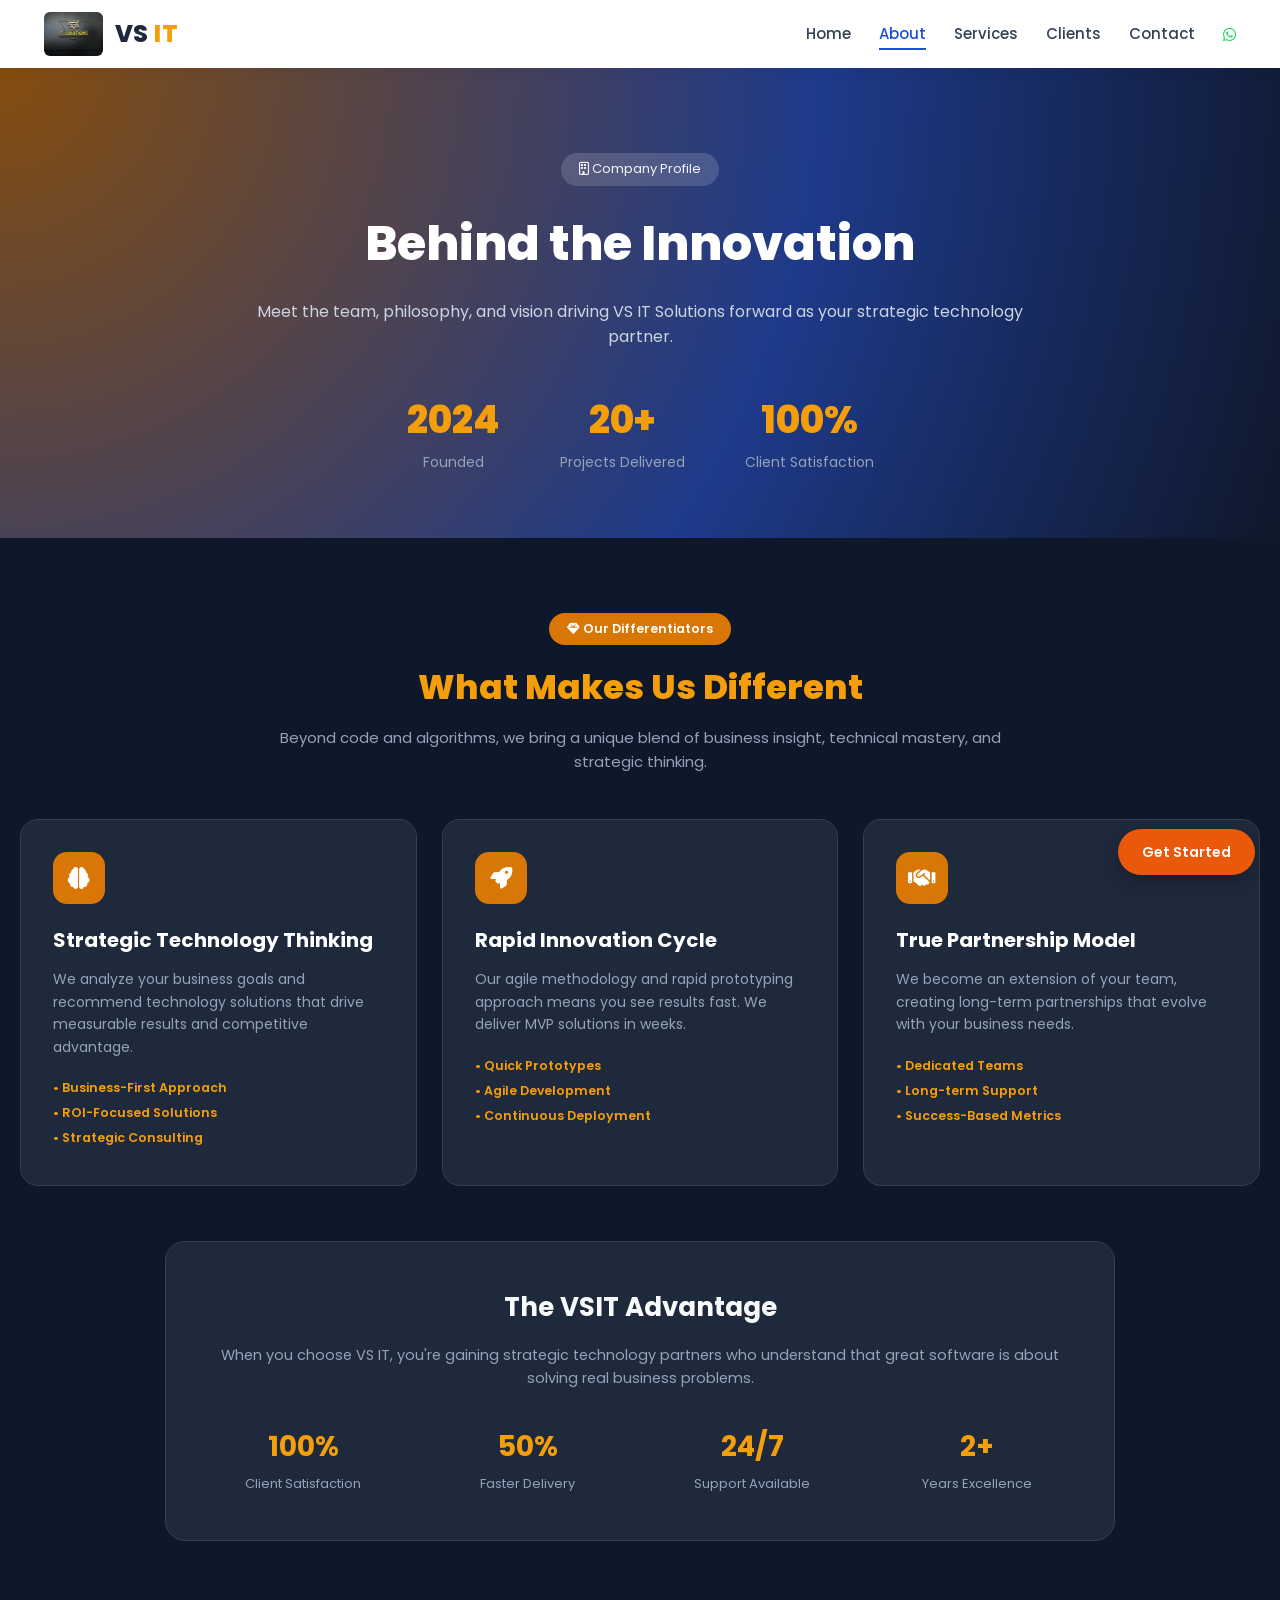
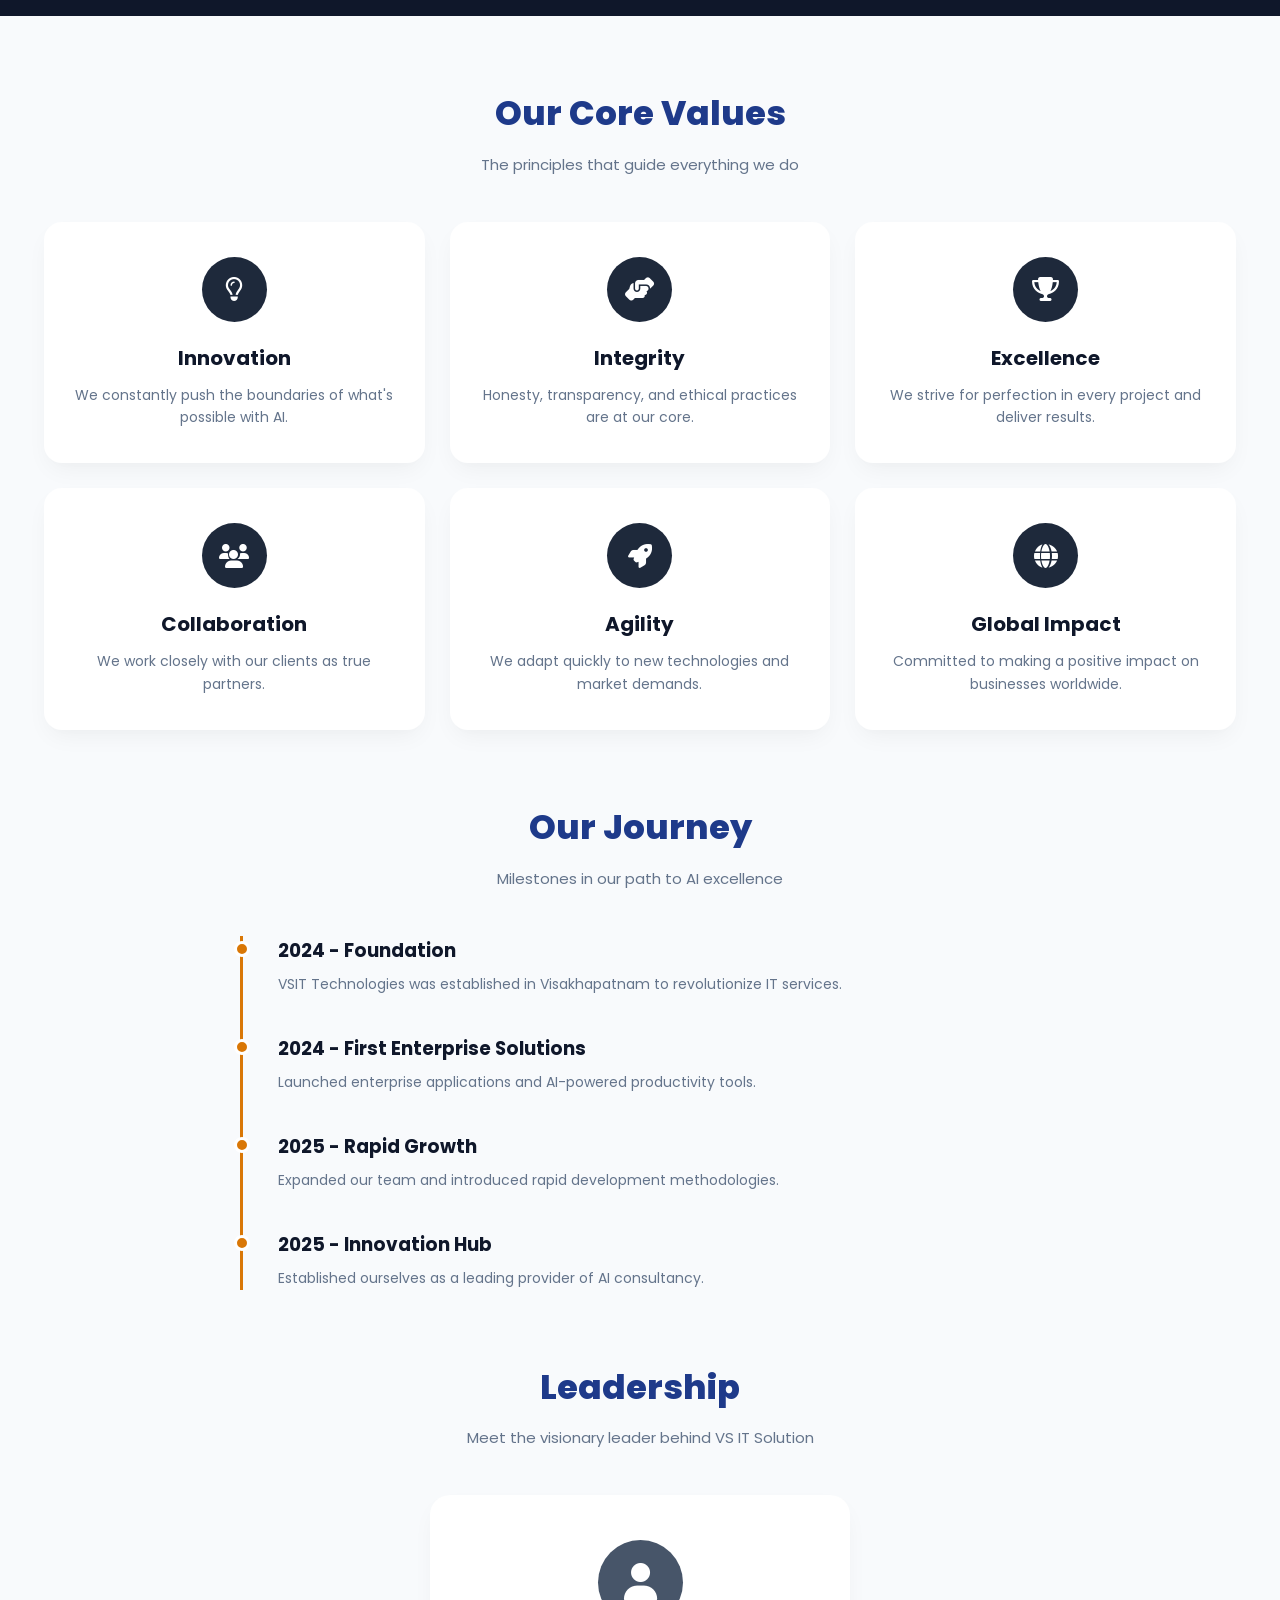
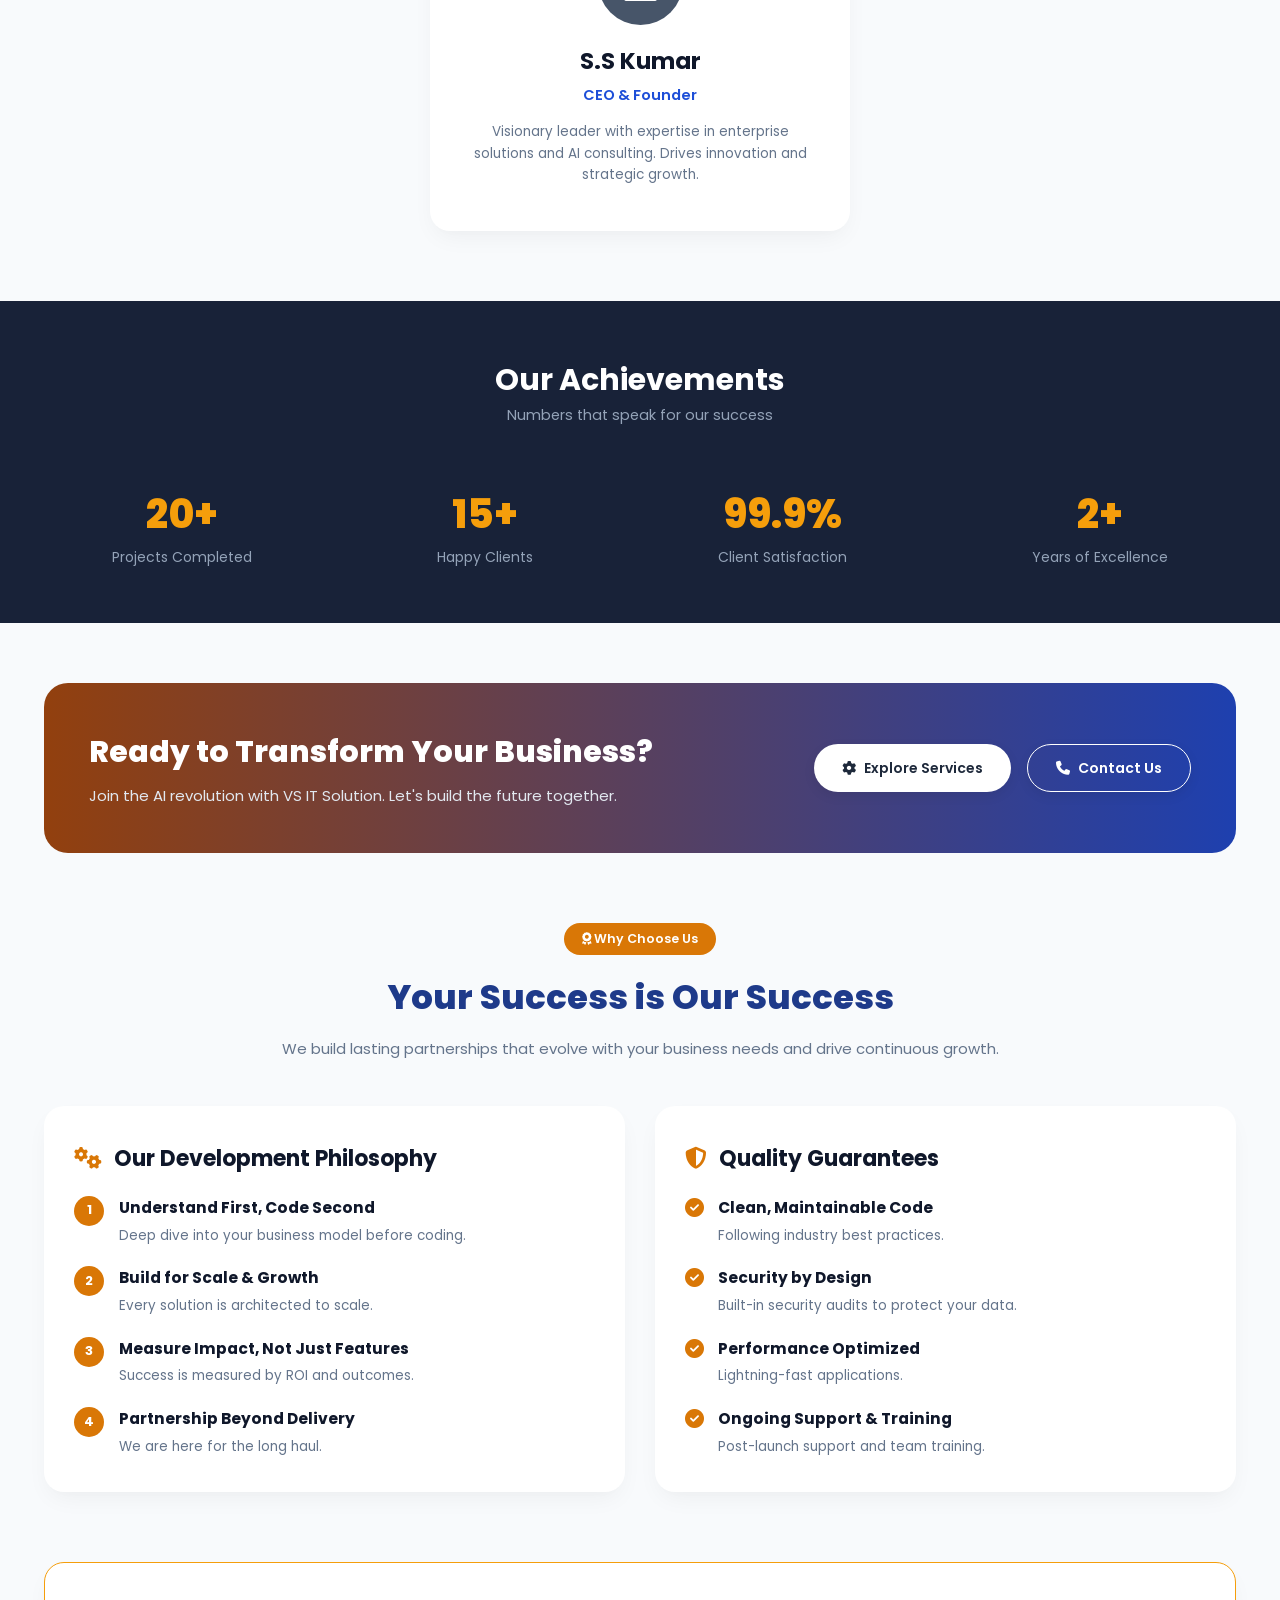
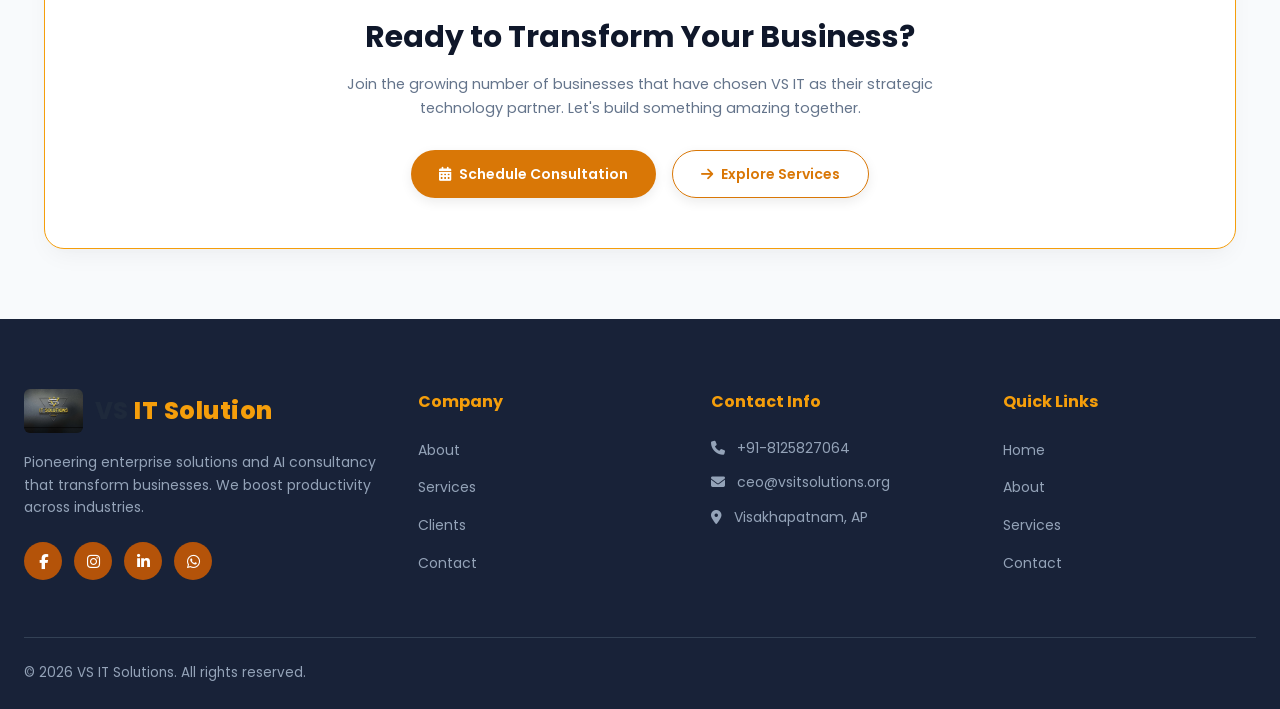
<file: about.html>
<!DOCTYPE html>
<html lang="en">
<head>
  <meta charset="UTF-8" />
  <meta name="viewport" content="width=device-width, initial-scale=1.0" />
  <title>About Us - VS IT Solutions</title>
  <link href="https://fonts.googleapis.com/css2?family=Poppins:wght@300;400;500;600;700;800&display=swap" rel="stylesheet" />
  <link rel="stylesheet" href="https://cdnjs.cloudflare.com/ajax/libs/font-awesome/6.4.0/css/all.min.css" />
  <link rel="stylesheet" href="style.css" />
</head>
<body class="about-page">
<header class="navbar">
    <div class="nav-container">
      <a href="index.html" class="logo">
        <img src="logo.png" alt="VS IT Logo" class="brand-logo" />
        <span class="logo-brand-text">VS <span class="highlight">IT</span></span>
      </a>
      <!-- ☰ బటన్ -->
      <button class="menu-toggle" id="menuToggle" onclick="toggleMobileMenu(event)" aria-label="Toggle menu">
        <i class="fa-solid fa-bars"></i>
      </button>
      <nav class="nav-links" id="navLinks">
        <a href="index.html">Home</a>
        <a href="about.html" class="active">About</a>
        <a href="services.html">Services</a>
        <a href="index.html#clients">Clients</a>
        <a href="contact.html">Contact</a>
        <a href="https://wa.me/918125827064" target="_blank" class="nav-whatsapp"><i class="fa-brands fa-whatsapp"></i></a>
      </nav>
    </div>
  </header>
  <!-- Hero Section -->
  <section class="about-hero">
    <div class="about-hero-content">
      <span class="pill-dark"><i class="fa-regular fa-building"></i> Company Profile</span>
      <h1>Behind the Innovation</h1>
      <p class="hero-desc">Meet the team, philosophy, and vision driving VS IT Solutions forward as your strategic technology partner.</p>
      
      <div class="about-hero-stats">
        <div class="stat-item"><h2>2024</h2><p>Founded</p></div>
        <div class="stat-item"><h2>20+</h2><p>Projects Delivered</p></div>
        <div class="stat-item"><h2>100%</h2><p>Client Satisfaction</p></div>
      </div>
    </div>
  </section>

  <!-- What Makes Us Different -->
  <section class="dark-section" id="differentiators">
    <div class="section-title text-white">
      <span class="pill-orange"><i class="fa-solid fa-gem"></i> Our Differentiators</span>
      <h2>What Makes Us Different</h2>
      <p class="subtitle text-light">Beyond code and algorithms, we bring a unique blend of business insight, technical mastery, and strategic thinking.</p>
    </div>

    <div class="grid-3">
      <div class="diff-card">
        <div class="icon-circle orange-bg"><i class="fa-solid fa-brain"></i></div>
        <h3>Strategic Technology Thinking</h3>
        <p>We analyze your business goals and recommend technology solutions that drive measurable results and competitive advantage.</p>
        <div class="card-footer-tags">
          <span>• Business-First Approach</span>
          <span>• ROI-Focused Solutions</span>
          <span>• Strategic Consulting</span>
        </div>
      </div>

      <div class="diff-card">
        <div class="icon-circle orange-bg"><i class="fa-solid fa-rocket"></i></div>
        <h3>Rapid Innovation Cycle</h3>
        <p>Our agile methodology and rapid prototyping approach means you see results fast. We deliver MVP solutions in weeks.</p>
        <div class="card-footer-tags">
          <span>• Quick Prototypes</span>
          <span>• Agile Development</span>
          <span>• Continuous Deployment</span>
        </div>
      </div>

      <div class="diff-card">
        <div class="icon-circle orange-bg"><i class="fa-solid fa-handshake"></i></div>
        <h3>True Partnership Model</h3>
        <p>We become an extension of your team, creating long-term partnerships that evolve with your business needs.</p>
        <div class="card-footer-tags">
          <span>• Dedicated Teams</span>
          <span>• Long-term Support</span>
          <span>• Success-Based Metrics</span>
        </div>
      </div>
    </div>

    <!-- Advantage Box -->
    <div class="advantage-box">
      <h3>The VSIT Advantage</h3>
      <p>When you choose VS IT, you're gaining strategic technology partners who understand that great software is about solving real business problems.</p>
      
      <div class="advantage-stats">
        <div><h4>100%</h4><span>Client Satisfaction</span></div>
        <div><h4>50%</h4><span>Faster Delivery</span></div>
        <div><h4>24/7</h4><span>Support Available</span></div>
        <div><h4>2+</h4><span>Years Excellence</span></div>
      </div>
    </div>
  </section>

  <!-- Core Values -->
  <section class="section-container">
    <div class="section-title">
      <h2>Our Core Values</h2>
      <p class="subtitle">The principles that guide everything we do</p>
    </div>

    <div class="grid-3">
      <div class="value-card"><div class="value-icon"><i class="fa-regular fa-lightbulb"></i></div><h3>Innovation</h3><p>We constantly push the boundaries of what's possible with AI.</p></div>
      <div class="value-card"><div class="value-icon"><i class="fa-solid fa-handshake-angle"></i></div><h3>Integrity</h3><p>Honesty, transparency, and ethical practices are at our core.</p></div>
      <div class="value-card"><div class="value-icon"><i class="fa-solid fa-trophy"></i></div><h3>Excellence</h3><p>We strive for perfection in every project and deliver results.</p></div>
      <div class="value-card"><div class="value-icon"><i class="fa-solid fa-users"></i></div><h3>Collaboration</h3><p>We work closely with our clients as true partners.</p></div>
      <div class="value-card"><div class="value-icon"><i class="fa-solid fa-rocket"></i></div><h3>Agility</h3><p>We adapt quickly to new technologies and market demands.</p></div>
      <div class="value-card"><div class="value-icon"><i class="fa-solid fa-globe"></i></div><h3>Global Impact</h3><p>Committed to making a positive impact on businesses worldwide.</p></div>
    </div>
  </section>

  <!-- Journey -->
  <section class="section-container">
    <div class="section-title">
      <h2>Our Journey</h2>
      <p class="subtitle">Milestones in our path to AI excellence</p>
    </div>

    <div class="timeline">
      <div class="timeline-item"><div class="timeline-dot"></div><div class="timeline-content"><h3>2024 - Foundation</h3><p>VSIT Technologies was established in Visakhapatnam to revolutionize IT services.</p></div></div>
      <div class="timeline-item"><div class="timeline-dot"></div><div class="timeline-content"><h3>2024 - First Enterprise Solutions</h3><p>Launched enterprise applications and AI-powered productivity tools.</p></div></div>
      <div class="timeline-item"><div class="timeline-dot"></div><div class="timeline-content"><h3>2025 - Rapid Growth</h3><p>Expanded our team and introduced rapid development methodologies.</p></div></div>
      <div class="timeline-item"><div class="timeline-dot"></div><div class="timeline-content"><h3>2025 - Innovation Hub</h3><p>Established ourselves as a leading provider of AI consultancy.</p></div></div>
    </div>
  </section>

  <!-- Leadership -->
  <section class="section-container leadership-section">
    <div class="section-title">
      <h2>Leadership</h2>
      <p class="subtitle">Meet the visionary leader behind VS IT Solution</p>
    </div>

    <div class="leader-card">
      <div class="avatar-circle"><i class="fa-solid fa-user"></i></div>
      <h3>S.S Kumar</h3>
      <p class="designation">CEO & Founder</p>
      <p class="bio">Visionary leader with expertise in enterprise solutions and AI consulting. Drives innovation and strategic growth.</p>
    </div>
  </section>

  <!-- Achievements Strip -->
  <section class="dark-stats-bar">
    <div class="stats-header-text">
      <h2>Our Achievements</h2>
      <p>Numbers that speak for our success</p>
    </div>
    <div class="stats-row">
      <div class="stat-col"><h2>20+</h2><p>Projects Completed</p></div>
      <div class="stat-col"><h2>15+</h2><p>Happy Clients</p></div>
      <div class="stat-col"><h2>99.9%</h2><p>Client Satisfaction</p></div>
      <div class="stat-col"><h2>2+</h2><p>Years of Excellence</p></div>
    </div>
  </section>

  <!-- Middle CTA Banner (Buttons Linked Correctly) -->
  <div class="cta-strip">
    <div class="cta-inner-gradient">
      <div class="cta-text">
        <h2>Ready to Transform Your Business?</h2>
        <p>Join the AI revolution with VS IT Solution. Let's build the future together.</p>
      </div>
      <div class="cta-actions">
        <!-- Explore Services -> services.html -->
        <a href="services.html" class="btn btn-white"><i class="fa-solid fa-gear"></i> Explore Services</a>
        <!-- Contact Us -> Smooth scrolls down to Ready to Transform section -->
        <a href="#about-transform" class="btn btn-outline-white"><i class="fa-solid fa-phone"></i> Contact Us</a>
      </div>
    </div>
  </div>

  <!-- Your Success Section -->
  <section class="section-container">
    <div class="section-title">
      <span class="pill-orange"><i class="fa-solid fa-award"></i> Why Choose Us</span>
      <h2>Your Success is Our Success</h2>
      <p class="subtitle">We build lasting partnerships that evolve with your business needs and drive continuous growth.</p>
    </div>

    <div class="cards-grid-2">
      <div class="feature-box p-30">
        <div class="tag-title"><i class="fa-solid fa-gears orange-text"></i> <h3>Our Development Philosophy</h3></div>
        <div class="num-item"><span class="num">1</span><div><h4>Understand First, Code Second</h4><p>Deep dive into your business model before coding.</p></div></div>
        <div class="num-item"><span class="num">2</span><div><h4>Build for Scale & Growth</h4><p>Every solution is architected to scale.</p></div></div>
        <div class="num-item"><span class="num">3</span><div><h4>Measure Impact, Not Just Features</h4><p>Success is measured by ROI and outcomes.</p></div></div>
        <div class="num-item"><span class="num">4</span><div><h4>Partnership Beyond Delivery</h4><p>We are here for the long haul.</p></div></div>
      </div>

      <div class="feature-box p-30">
        <div class="tag-title"><i class="fa-solid fa-shield-halved orange-text"></i> <h3>Quality Guarantees</h3></div>
        <div class="g-item"><i class="fa-solid fa-circle-check orange-text"></i><div><h4>Clean, Maintainable Code</h4><p>Following industry best practices.</p></div></div>
        <div class="g-item"><i class="fa-solid fa-circle-check orange-text"></i><div><h4>Security by Design</h4><p>Built-in security audits to protect your data.</p></div></div>
        <div class="g-item"><i class="fa-solid fa-circle-check orange-text"></i><div><h4>Performance Optimized</h4><p>Lightning-fast applications.</p></div></div>
        <div class="g-item"><i class="fa-solid fa-circle-check orange-text"></i><div><h4>Ongoing Support & Training</h4><p>Post-launch support and team training.</p></div></div>
      </div>
    </div>
  </section>

  <!-- Ready to Transform Section (Target for Contact Us) -->
  <div class="section-container" id="about-transform">
    <div class="bottom-cta-card">
      <h2>Ready to Transform Your Business?</h2>
      <p>Join the growing number of businesses that have chosen VS IT as their strategic technology partner. Let's build something amazing together.</p>
      <div class="cta-btns-row">
        <!-- Schedule Consultation -> contact.html -->
        <a href="contact.html" class="btn btn-yellow"><i class="fa-solid fa-calendar-days"></i> Schedule Consultation</a>
        <!-- Explore Services -> services.html -->
        <a href="services.html" class="btn btn-outline-dark"><i class="fa-solid fa-arrow-right"></i> Explore Services</a>
      </div>
    </div>
  </div>

  <!-- Footer with Valid Social Links -->
  <footer class="footer">
    <div class="footer-container">
      <div class="footer-col brand-col">
        <div class="logo">
          <img src="logo.png" alt="VS IT Logo" class="brand-logo" />
          <span class="logo-brand-text text-white">VS <span class="highlight">IT Solution</span></span>
        </div>
        <p>Pioneering enterprise solutions and AI consultancy that transform businesses. We boost productivity across industries.</p>
        <div class="social-links">
          <a href="https://www.facebook.com" target="_blank" title="Facebook"><i class="fa-brands fa-facebook-f"></i></a>
          <a href="https://www.instagram.com" target="_blank" title="Instagram"><i class="fa-brands fa-instagram"></i></a>
          <a href="https://www.linkedin.com" target="_blank" title="LinkedIn"><i class="fa-brands fa-linkedin-in"></i></a>
          <a href="https://wa.me/918125827064" target="_blank" title="WhatsApp"><i class="fa-brands fa-whatsapp"></i></a>
        </div>
      </div>

      <div class="footer-col">
        <h4>Company</h4>
        <ul>
          <li><a href="about.html">About</a></li>
          <li><a href="services.html">Services</a></li>
          <li><a href="index.html#clients">Clients</a></li>
          <li><a href="contact.html">Contact</a></li>
        </ul>
      </div>

      <div class="footer-col">
        <h4>Contact Info</h4>
        <ul class="contact-info-list">
          <li><i class="fa-solid fa-phone"></i> +91-8125827064</li>
          <li><i class="fa-solid fa-envelope"></i> ceo@vsitsolutions.org</li>
          <li><i class="fa-solid fa-location-dot"></i> Visakhapatnam, AP</li>
        </ul>
      </div>

      <div class="footer-col">
        <h4>Quick Links</h4>
        <ul>
          <li><a href="index.html">Home</a></li>
          <li><a href="about.html">About</a></li>
          <li><a href="services.html">Services</a></li>
          <li><a href="contact.html">Contact</a></li>
        </ul>
      </div>
    </div>

    <div class="footer-bottom">
      <p>© 2026 VS IT Solutions. All rights reserved.</p>
    </div>
  </footer>

  <a href="contact.html" class="floating-get-started">Get Started</a>
  <script src="script.js"></script>


</body>
</html>
</file>
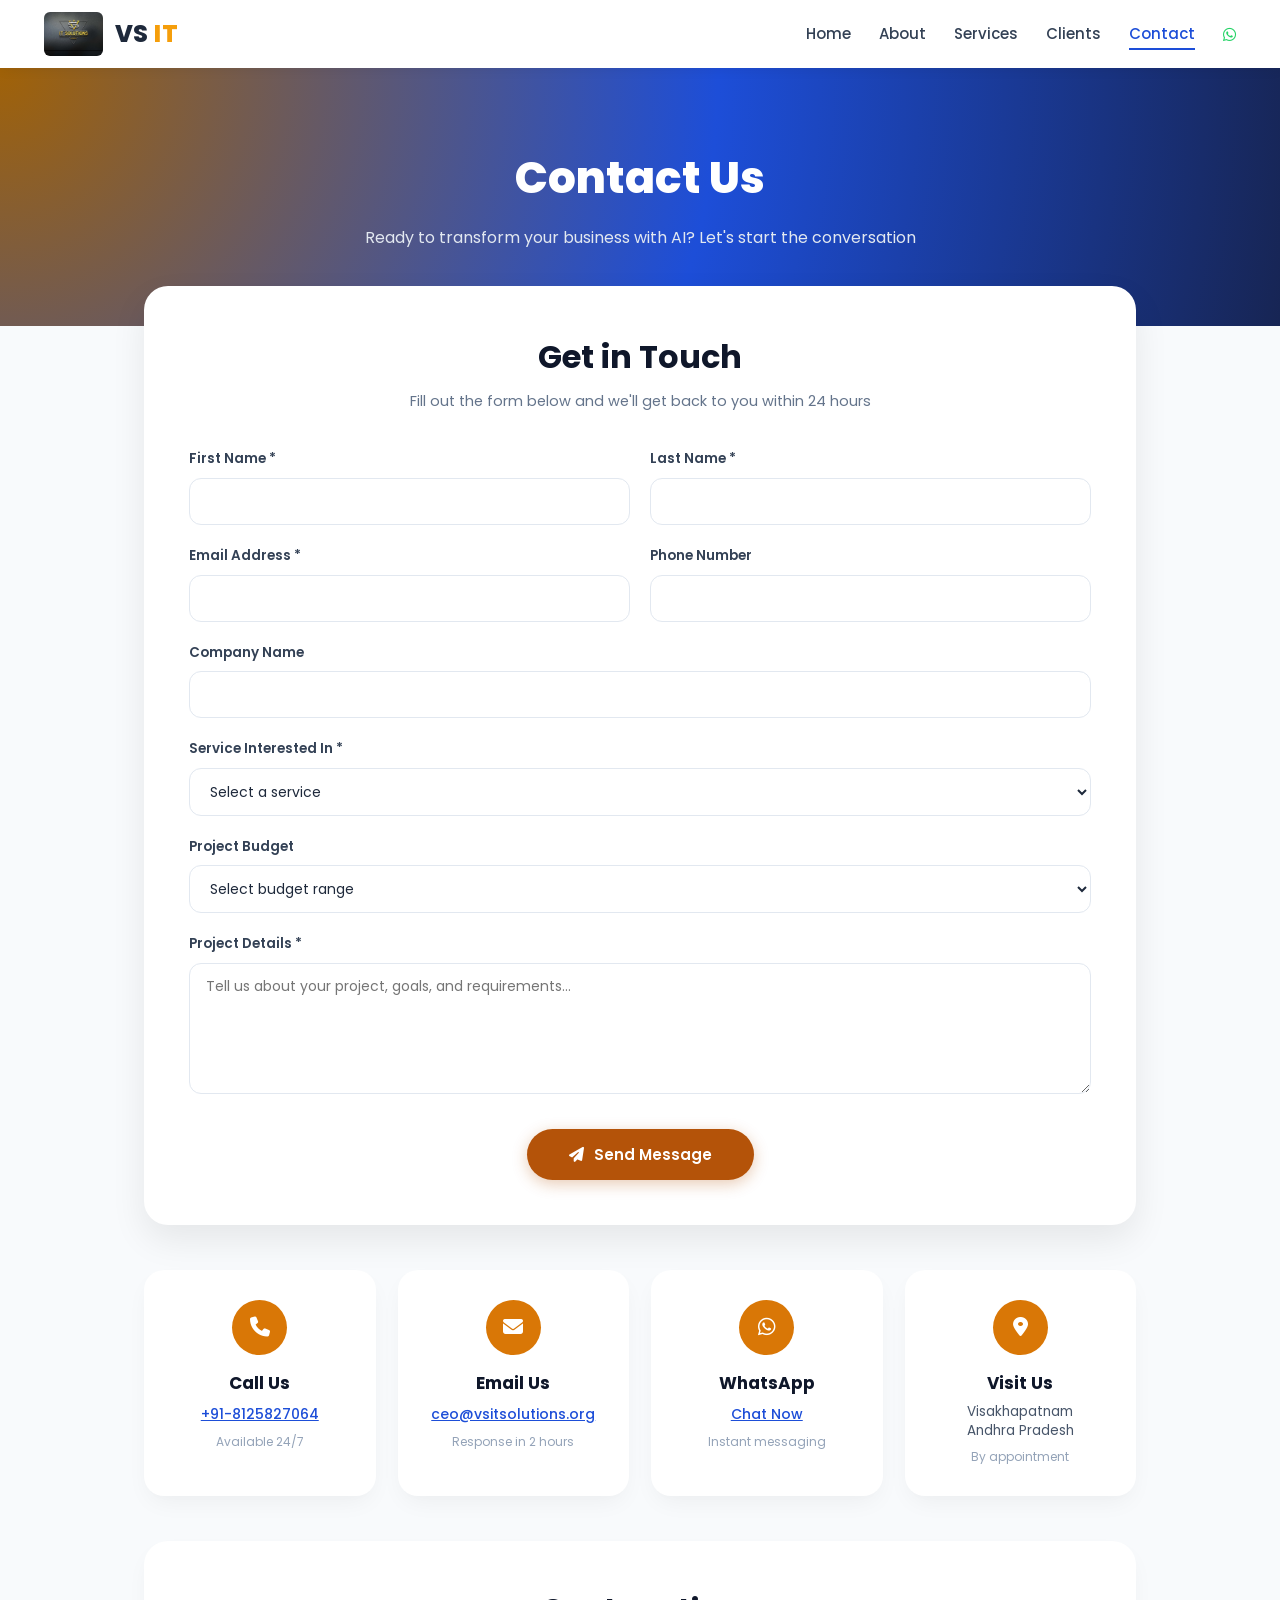
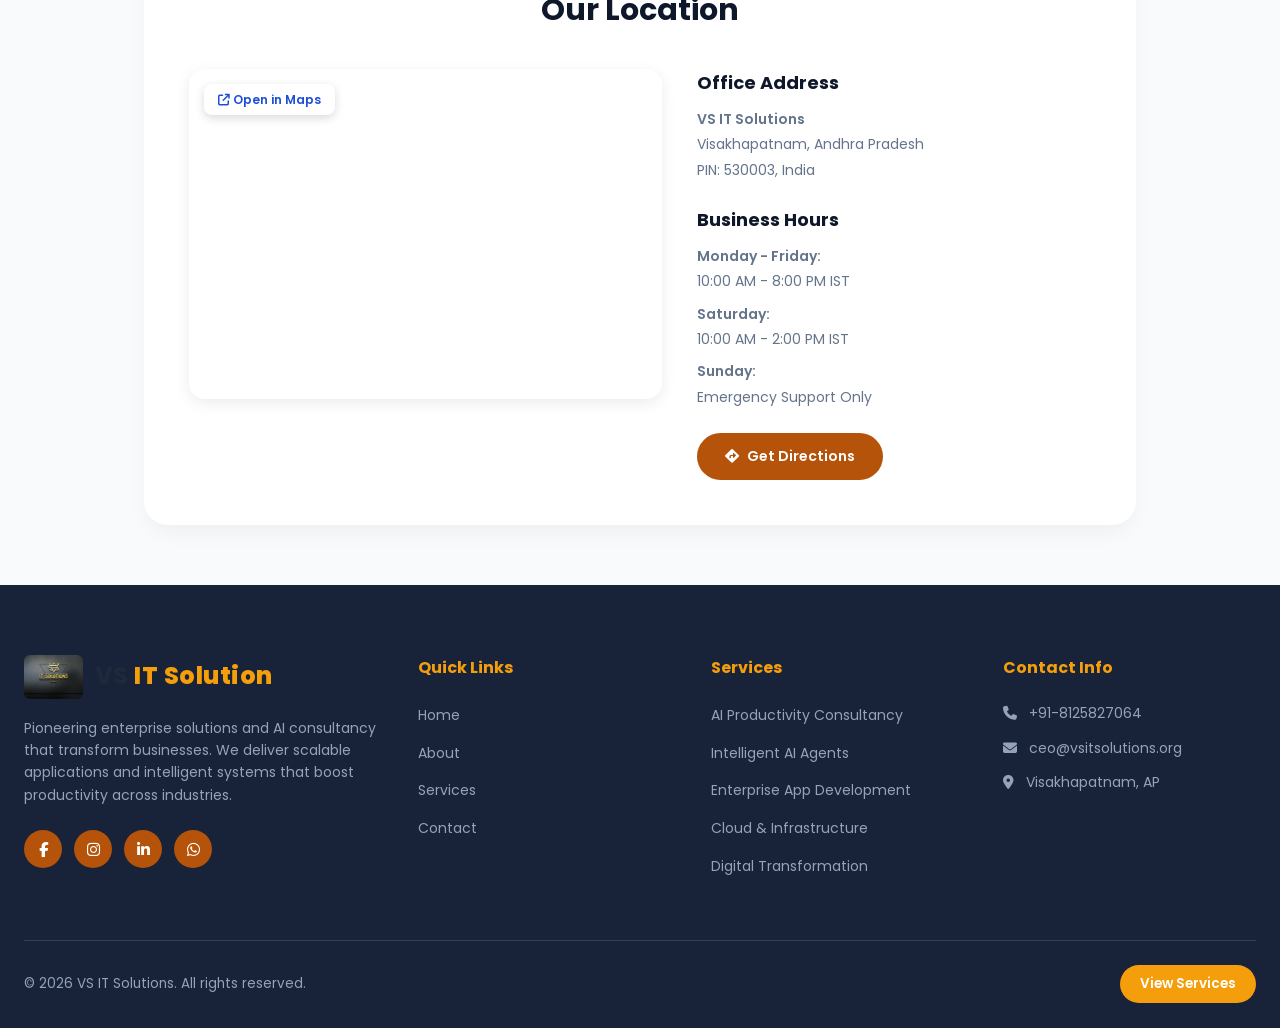
<file: contact.html>
<!DOCTYPE html>
<html lang="en">
<head>
  <meta charset="UTF-8" />
  <meta name="viewport" content="width=device-width, initial-scale=1.0" />
  <title>Contact Us - VS IT Technologies</title>
  <!-- Google Fonts & Font Awesome Icons -->
  <link href="https://fonts.googleapis.com/css2?family=Poppins:wght@300;400;500;600;700;800&display=swap" rel="stylesheet" />
  <link rel="stylesheet" href="https://cdnjs.cloudflare.com/ajax/libs/font-awesome/6.4.0/css/all.min.css" />
  <link rel="stylesheet" href="style.css" />
</head>
<body class="contact-page">
<header class="navbar">
    <div class="nav-container">
      <a href="index.html" class="logo">
        <img src="logo.png" alt="VS IT Logo" class="brand-logo" />
        <span class="logo-brand-text">VS <span class="highlight">IT</span></span>
      </a>
      <!-- ☰ బటన్ -->
      <button class="menu-toggle" id="menuToggle" onclick="toggleMobileMenu(event)" aria-label="Toggle menu">
        <i class="fa-solid fa-bars"></i>
      </button>
      <nav class="nav-links" id="navLinks">
        <a href="index.html">Home</a>
        <a href="about.html">About</a>
        <a href="services.html">Services</a>
        <a href="index.html#clients">Clients</a>
        <a href="contact.html" class="active">Contact</a>
        <a href="https://wa.me/918125827064" target="_blank" class="nav-whatsapp"><i class="fa-brands fa-whatsapp"></i></a>
      </nav>
    </div>
  </header>

  <!-- Hero Header -->
  <section class="contact-hero">
    <div class="contact-hero-content">
      <h1>Contact Us</h1>
      <p>Ready to transform your business with AI? Let's start the conversation</p>
    </div>
  </section>

  <!-- Main Content Wrapper -->
  <main class="contact-wrapper">

    <!-- Get in Touch Form Card -->
    <div class="contact-form-card">
      <div class="form-header">
        <h2>Get in Touch</h2>
        <p>Fill out the form below and we'll get back to you within 24 hours</p>
      </div>

      <form class="contact-form" onsubmit="event.preventDefault(); alert('Thank you! Your message has been sent successfully. We will get back to you within 24 hours.'); this.reset();">
        <!-- Row 1: First & Last Name -->
        <div class="form-row">
          <div class="form-group">
            <label>First Name *</label>
            <input type="text" placeholder="" required />
          </div>
          <div class="form-group">
            <label>Last Name *</label>
            <input type="text" placeholder="" required />
          </div>
        </div>

        <!-- Row 2: Email & Phone -->
        <div class="form-row">
          <div class="form-group">
            <label>Email Address *</label>
            <input type="email" placeholder="" required />
          </div>
          <div class="form-group">
            <label>Phone Number</label>
            <input type="tel" placeholder="" />
          </div>
        </div>

        <!-- Row 3: Company Name -->
        <div class="form-group full-width">
          <label>Company Name</label>
          <input type="text" placeholder="" />
        </div>

        <!-- Row 4: Service Interested In -->
        <div class="form-group full-width">
          <label>Service Interested In *</label>
          <select required>
            <option value="" disabled selected>Select a service</option>
            <option value="ai-consultancy">AI Productivity Consultancy</option>
            <option value="ai-agents">Intelligent AI Agents</option>
            <option value="app-dev">Enterprise App Development</option>
            <option value="cloud">Smart Cloud Solutions</option>
            <option value="security">AI-Powered Security</option>
          </select>
        </div>

        <!-- Row 5: Project Budget -->
        <div class="form-group full-width">
          <label>Project Budget</label>
          <select>
            <option value="" disabled selected>Select budget range</option>
            <option value="5k-10k">$5,000 - $10,000</option>
            <option value="10k-25k">$10,000 - $25,000</option>
            <option value="25k-50k">$25,000 - $50,000</option>
            <option value="50k+">$50,000+</option>
          </select>
        </div>

        <!-- Row 6: Project Details -->
        <div class="form-group full-width">
          <label>Project Details *</label>
          <textarea rows="5" placeholder="Tell us about your project, goals, and requirements..." required></textarea>
        </div>

        <!-- Submit Button -->
        <div class="form-submit-center">
          <button type="submit" class="btn-submit">
            <i class="fa-solid fa-paper-plane"></i> Send Message
          </button>
        </div>
      </form>
    </div>

    <!-- Quick Contact Cards Row -->
    <div class="contact-cards-4">
      <!-- Call Us -->
      <div class="c-card">
        <div class="c-circle"><i class="fa-solid fa-phone"></i></div>
        <h3>Call Us</h3>
        <a href="tel:+918125827064" class="c-link">+91-8125827064</a>
        <p class="c-sub">Available 24/7</p>
      </div>

      <!-- Email Us -->
      <div class="c-card">
        <div class="c-circle"><i class="fa-solid fa-envelope"></i></div>
        <h3>Email Us</h3>
        <a href="mailto:ceo@vsitsolutions.org" class="c-link">ceo@vsitsolutions.org</a>
        <p class="c-sub">Response in 2 hours</p>
      </div>

      <!-- WhatsApp -->
      <div class="c-card">
        <div class="c-circle"><i class="fa-brands fa-whatsapp"></i></div>
        <h3>WhatsApp</h3>
        <a href="https://wa.me/918125827064" target="_blank" class="c-link">Chat Now</a>
        <p class="c-sub">Instant messaging</p>
      </div>

      <!-- Visit Us -->
      <div class="c-card">
        <div class="c-circle"><i class="fa-solid fa-location-dot"></i></div>
        <h3>Visit Us</h3>
        <p class="c-text">Visakhapatnam<br>Andhra Pradesh</p>
        <p class="c-sub">By appointment</p>
      </div>
    </div>

    <!-- Our Location Card with Map -->
    <div class="our-location-card">
      <h2 class="location-heading">Our Location</h2>

      <div class="location-flex">
        <!-- Left: Map Frame -->
        <div class="location-map">
          <iframe 
            src="https://maps.google.com/maps?q=Dwaraka%20Nagar%20Visakhapatnam&t=&z=13&ie=UTF8&iwloc=&output=embed" 
            allowfullscreen="" 
            loading="lazy">
          </iframe>
          <a href="https://maps.google.com" target="_blank" class="open-maps-tag">
            <i class="fa-solid fa-arrow-up-right-from-square"></i> Open in Maps
          </a>
        </div>

        <!-- Right: Address & Timings -->
        <div class="location-info">
          <div class="info-block">
            <h3>Office Address</h3>
            <p class="bold-text">VS IT Solutions</p>
            <p>Visakhapatnam, Andhra Pradesh</p>
            <p>PIN: 530003, India</p>
          </div>

          <div class="info-block">
            <h3>Business Hours</h3>
            <p class="bold-text">Monday - Friday:</p>
            <p>10:00 AM - 8:00 PM IST</p>

            <p class="bold-text mt-10">Saturday:</p>
            <p>10:00 AM - 2:00 PM IST</p>

            <p class="bold-text mt-10">Sunday:</p>
            <p>Emergency Support Only</p>
          </div>

          <a href="https://maps.google.com/maps?q=Dwaraka%20Nagar%20Visakhapatnam" target="_blank" class="btn-directions">
            <i class="fa-solid fa-diamond-turn-right"></i> Get Directions
          </a>
        </div>
      </div>
    </div>

  </main>

  <!-- Footer with Valid Social Links -->
  <footer class="footer">
    <div class="footer-container">
      <div class="footer-col brand-col">
        <div class="logo">
          <img src="logo.png" alt="VS IT Logo" class="brand-logo" />
          <span class="logo-brand-text text-white">VS <span class="highlight">IT Solution</span></span>
        </div>
        <p>Pioneering enterprise solutions and AI consultancy that transform businesses. We deliver scalable applications and intelligent systems that boost productivity across industries.</p>
        <div class="social-links">
          <a href="https://www.facebook.com" target="_blank" title="Facebook"><i class="fa-brands fa-facebook-f"></i></a>
          <a href="https://www.instagram.com" target="_blank" title="Instagram"><i class="fa-brands fa-instagram"></i></a>
          <a href="https://www.linkedin.com" target="_blank" title="LinkedIn"><i class="fa-brands fa-linkedin-in"></i></a>
          <a href="https://wa.me/918125827064" target="_blank" title="WhatsApp"><i class="fa-brands fa-whatsapp"></i></a>
        </div>
      </div>

      <div class="footer-col">
        <h4>Quick Links</h4>
        <ul>
          <li><a href="index.html">Home</a></li>
          <li><a href="about.html">About</a></li>
          <li><a href="services.html">Services</a></li>
          <li><a href="contact.html">Contact</a></li>
        </ul>
      </div>

      <div class="footer-col">
        <h4>Services</h4>
        <ul>
          <li><a href="services.html">AI Productivity Consultancy</a></li>
          <li><a href="services.html">Intelligent AI Agents</a></li>
          <li><a href="services.html">Enterprise App Development</a></li>
          <li><a href="services.html">Cloud & Infrastructure</a></li>
          <li><a href="services.html">Digital Transformation</a></li>
        </ul>
      </div>

      <div class="footer-col">
        <h4>Contact Info</h4>
        <ul class="contact-info-list">
          <li><i class="fa-solid fa-phone"></i> +91-8125827064</li>
          <li><i class="fa-solid fa-envelope"></i> ceo@vsitsolutions.org</li>
          <li><i class="fa-solid fa-location-dot"></i> Visakhapatnam, AP</li>
        </ul>
      </div>
    </div>

    <div class="footer-bottom">
      <p>© 2026 VS IT Solutions. All rights reserved.</p>
      <a href="services.html" class="footer-action-btn">View Services</a>
    </div>
  </footer>
  <script src="script.js"></script>


</body>
</html>
</file>
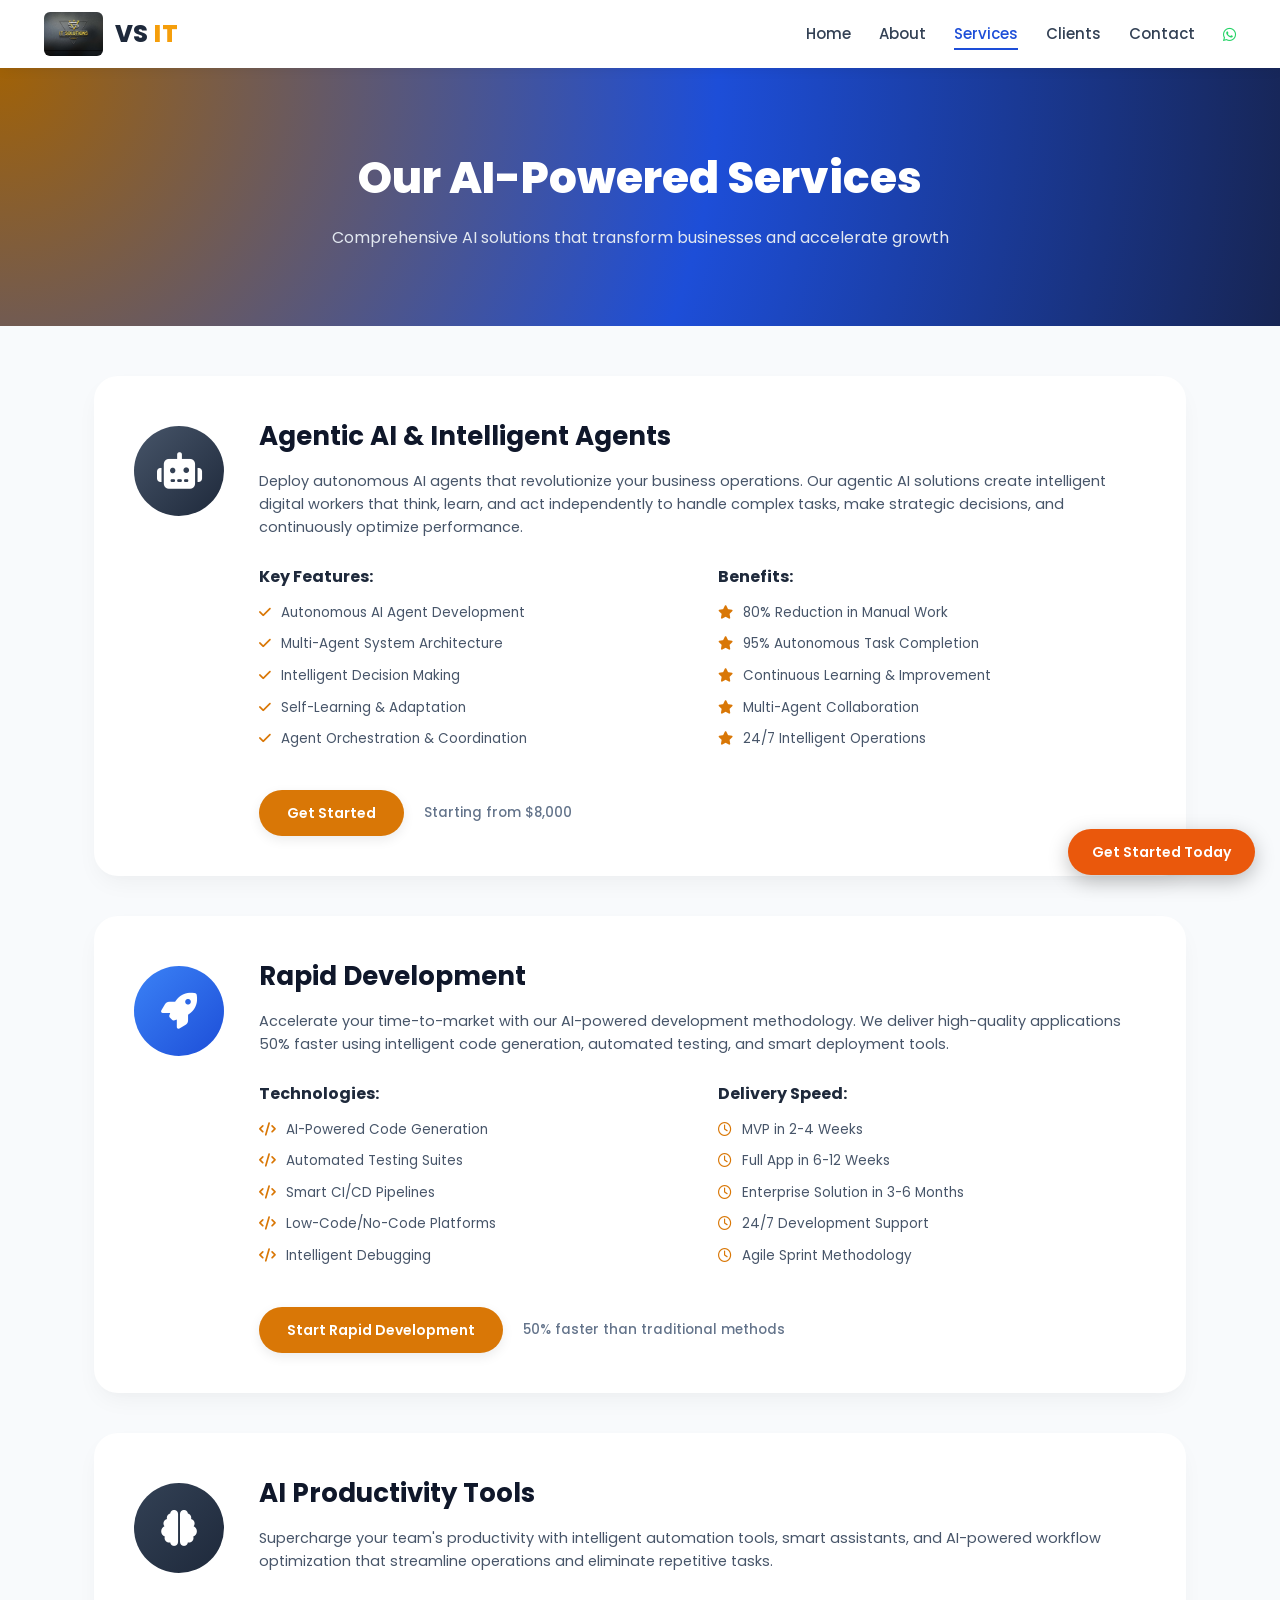
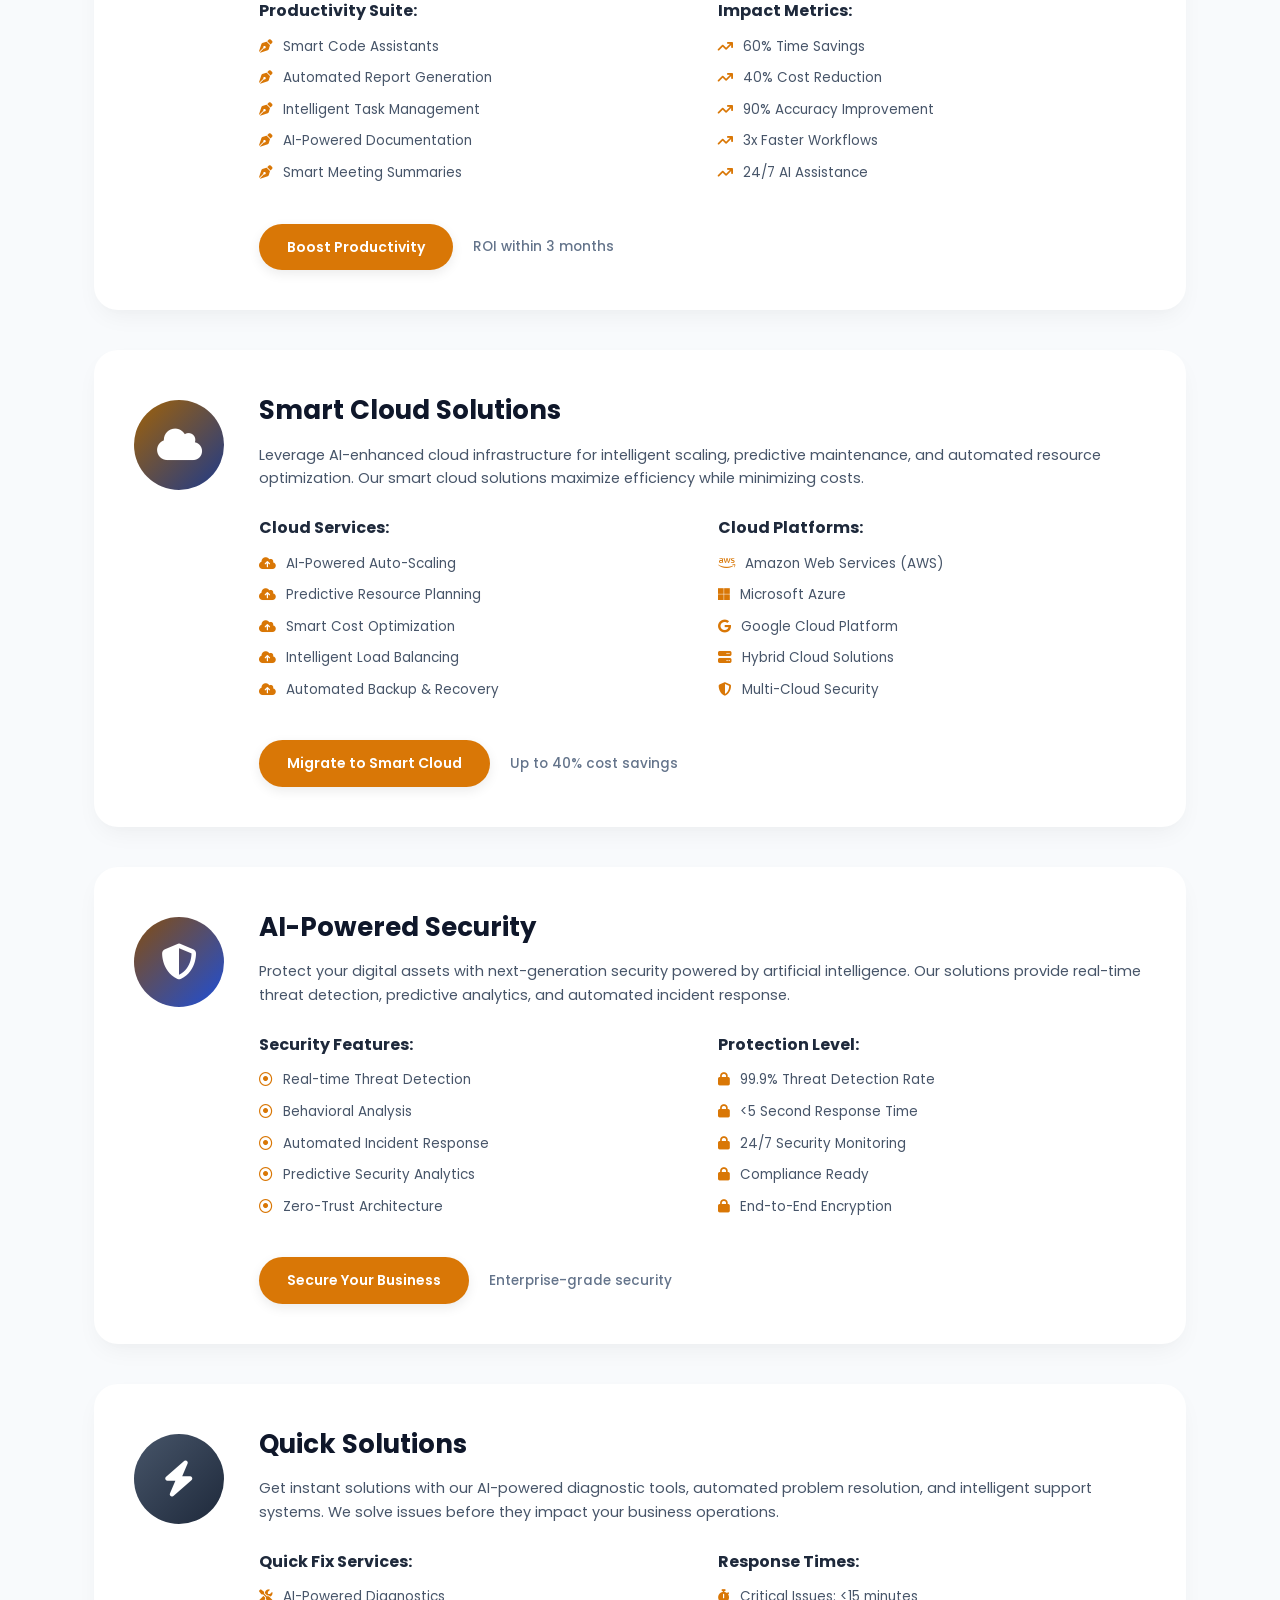
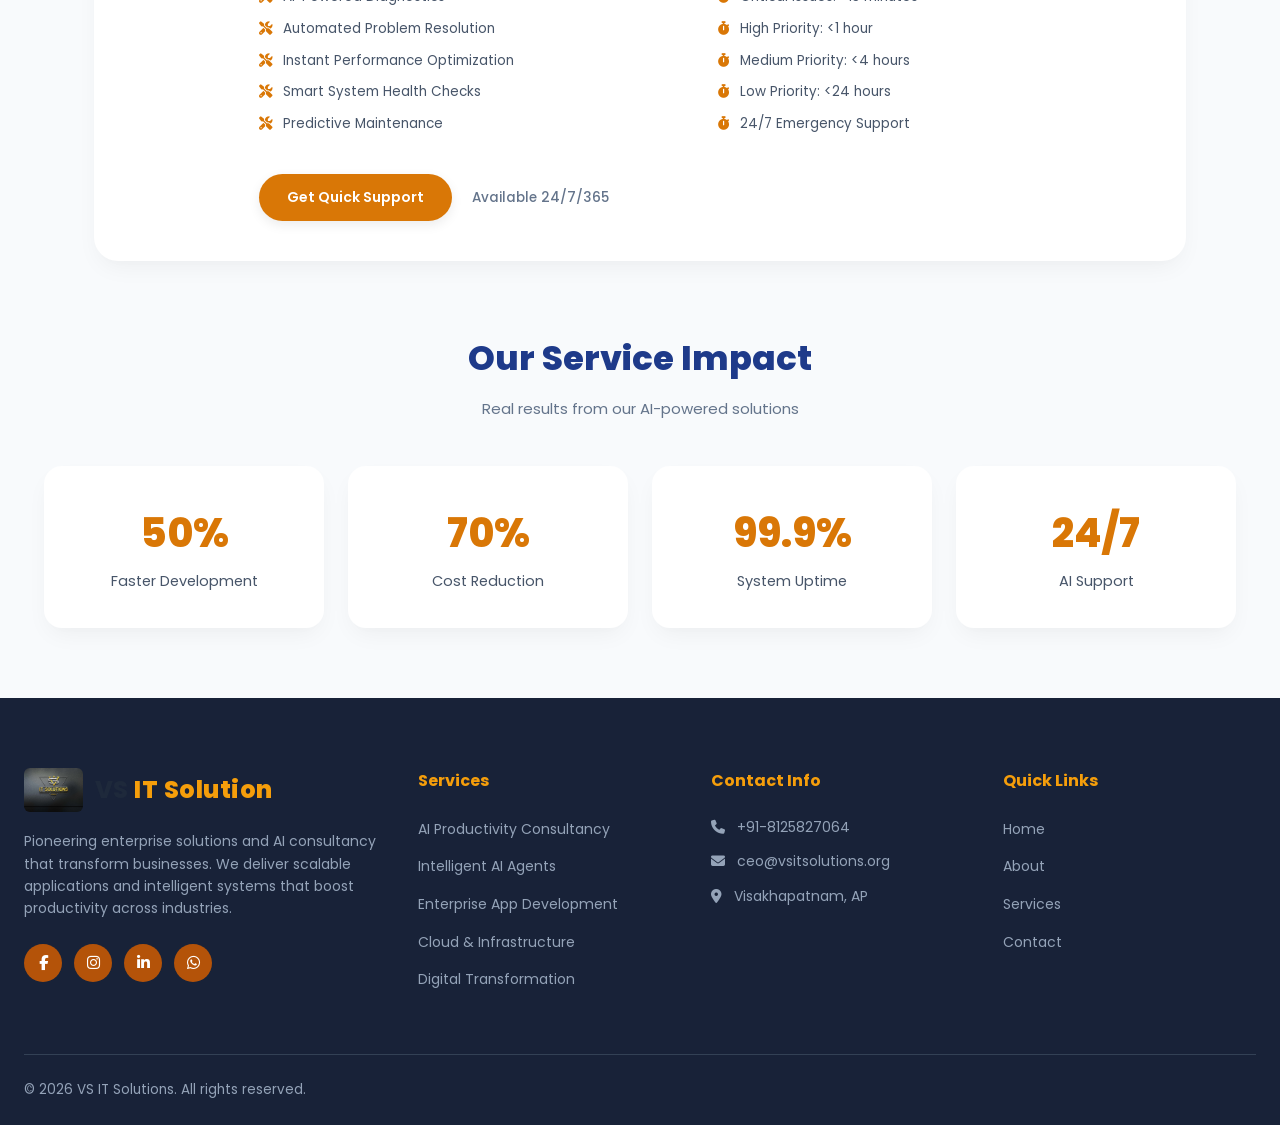
<file: services.html>
<!DOCTYPE html>
<html lang="en">
<head>
  <meta charset="UTF-8" />
  <meta name="viewport" content="width=device-width, initial-scale=1.0" />
  <title>Our Services - VS IT Solutions</title>
  <!-- Google Fonts & Font Awesome Icons -->
  <link href="https://fonts.googleapis.com/css2?family=Poppins:wght@300;400;500;600;700;800&display=swap" rel="stylesheet" />
  <link rel="stylesheet" href="https://cdnjs.cloudflare.com/ajax/libs/font-awesome/6.4.0/css/all.min.css" />
  <link rel="stylesheet" href="style.css" />
</head>
<body class="services-page">
<header class="navbar">
    <div class="nav-container">
      <a href="index.html" class="logo">
        <img src="logo.png" alt="VS IT Logo" class="brand-logo" />
        <span class="logo-brand-text">VS <span class="highlight">IT</span></span>
      </a>
      <!-- ☰ బటన్ -->
      <button class="menu-toggle" id="menuToggle" onclick="toggleMobileMenu(event)" aria-label="Toggle menu">
        <i class="fa-solid fa-bars"></i>
      </button>
      <nav class="nav-links" id="navLinks">
        <a href="index.html">Home</a>
        <a href="about.html">About</a>
        <a href="services.html" class="active">Services</a>
        <a href="index.html#clients">Clients</a>
        <a href="contact.html">Contact</a>
        <a href="https://wa.me/918125827064" target="_blank" class="nav-whatsapp"><i class="fa-brands fa-whatsapp"></i></a>
      </nav>
    </div>
  </header>
  <!-- Hero Header -->
  <section class="services-hero">
    <div class="services-hero-content">
      <h1>Our AI-Powered Services</h1>
      <p>Comprehensive AI solutions that transform businesses and accelerate growth</p>
    </div>
  </section>

  <!-- Main Services List -->
  <main class="services-wrapper">

    <!-- Service 1: Agentic AI & Intelligent Agents -->
    <div class="service-detail-card">
      <div class="svc-side-icon icon-robot">
        <i class="fa-solid fa-robot"></i>
      </div>
      <div class="svc-card-body">
        <h2>Agentic AI & Intelligent Agents</h2>
        <p class="svc-intro">Deploy autonomous AI agents that revolutionize your business operations. Our agentic AI solutions create intelligent digital workers that think, learn, and act independently to handle complex tasks, make strategic decisions, and continuously optimize performance.</p>

        <div class="svc-two-col">
          <div class="svc-col">
            <h3>Key Features:</h3>
            <ul class="check-list-orange">
              <li><i class="fa-solid fa-check"></i> Autonomous AI Agent Development</li>
              <li><i class="fa-solid fa-check"></i> Multi-Agent System Architecture</li>
              <li><i class="fa-solid fa-check"></i> Intelligent Decision Making</li>
              <li><i class="fa-solid fa-check"></i> Self-Learning & Adaptation</li>
              <li><i class="fa-solid fa-check"></i> Agent Orchestration & Coordination</li>
            </ul>
          </div>

          <div class="svc-col">
            <h3>Benefits:</h3>
            <ul class="star-list-gold">
              <li><i class="fa-solid fa-star"></i> 80% Reduction in Manual Work</li>
              <li><i class="fa-solid fa-star"></i> 95% Autonomous Task Completion</li>
              <li><i class="fa-solid fa-star"></i> Continuous Learning & Improvement</li>
              <li><i class="fa-solid fa-star"></i> Multi-Agent Collaboration</li>
              <li><i class="fa-solid fa-star"></i> 24/7 Intelligent Operations</li>
            </ul>
          </div>
        </div>

        <div class="svc-action-footer">
          <a href="contact.html" class="btn btn-yellow">Get Started</a>
          <span class="price-hint">Starting from $8,000</span>
        </div>
      </div>
    </div>

    <!-- Service 2: Rapid Development -->
    <div class="service-detail-card">
      <div class="svc-side-icon icon-rocket">
        <i class="fa-solid fa-rocket"></i>
      </div>
      <div class="svc-card-body">
        <h2>Rapid Development</h2>
        <p class="svc-intro">Accelerate your time-to-market with our AI-powered development methodology. We deliver high-quality applications 50% faster using intelligent code generation, automated testing, and smart deployment tools.</p>

        <div class="svc-two-col">
          <div class="svc-col">
            <h3>Technologies:</h3>
            <ul class="code-list">
              <li><i class="fa-solid fa-code"></i> AI-Powered Code Generation</li>
              <li><i class="fa-solid fa-code"></i> Automated Testing Suites</li>
              <li><i class="fa-solid fa-code"></i> Smart CI/CD Pipelines</li>
              <li><i class="fa-solid fa-code"></i> Low-Code/No-Code Platforms</li>
              <li><i class="fa-solid fa-code"></i> Intelligent Debugging</li>
            </ul>
          </div>

          <div class="svc-col">
            <h3>Delivery Speed:</h3>
            <ul class="clock-list">
              <li><i class="fa-regular fa-clock"></i> MVP in 2-4 Weeks</li>
              <li><i class="fa-regular fa-clock"></i> Full App in 6-12 Weeks</li>
              <li><i class="fa-regular fa-clock"></i> Enterprise Solution in 3-6 Months</li>
              <li><i class="fa-regular fa-clock"></i> 24/7 Development Support</li>
              <li><i class="fa-regular fa-clock"></i> Agile Sprint Methodology</li>
            </ul>
          </div>
        </div>

        <div class="svc-action-footer">
          <a href="contact.html" class="btn btn-yellow">Start Rapid Development</a>
          <span class="price-hint">50% faster than traditional methods</span>
        </div>
      </div>
    </div>

    <!-- Service 3: AI Productivity Tools -->
    <div class="service-detail-card">
      <div class="svc-side-icon icon-brain">
        <i class="fa-solid fa-brain"></i>
      </div>
      <div class="svc-card-body">
        <h2>AI Productivity Tools</h2>
        <p class="svc-intro">Supercharge your team's productivity with intelligent automation tools, smart assistants, and AI-powered workflow optimization that streamline operations and eliminate repetitive tasks.</p>

        <div class="svc-two-col">
          <div class="svc-col">
            <h3>Productivity Suite:</h3>
            <ul class="pen-list">
              <li><i class="fa-solid fa-pen-nib"></i> Smart Code Assistants</li>
              <li><i class="fa-solid fa-pen-nib"></i> Automated Report Generation</li>
              <li><i class="fa-solid fa-pen-nib"></i> Intelligent Task Management</li>
              <li><i class="fa-solid fa-pen-nib"></i> AI-Powered Documentation</li>
              <li><i class="fa-solid fa-pen-nib"></i> Smart Meeting Summaries</li>
            </ul>
          </div>

          <div class="svc-col">
            <h3>Impact Metrics:</h3>
            <ul class="chart-list">
              <li><i class="fa-solid fa-arrow-trend-up"></i> 60% Time Savings</li>
              <li><i class="fa-solid fa-arrow-trend-up"></i> 40% Cost Reduction</li>
              <li><i class="fa-solid fa-arrow-trend-up"></i> 90% Accuracy Improvement</li>
              <li><i class="fa-solid fa-arrow-trend-up"></i> 3x Faster Workflows</li>
              <li><i class="fa-solid fa-arrow-trend-up"></i> 24/7 AI Assistance</li>
            </ul>
          </div>
        </div>

        <div class="svc-action-footer">
          <a href="contact.html" class="btn btn-yellow">Boost Productivity</a>
          <span class="price-hint">ROI within 3 months</span>
        </div>
      </div>
    </div>

    <!-- Service 4: Smart Cloud Solutions -->
    <div class="service-detail-card">
      <div class="svc-side-icon icon-cloud">
        <i class="fa-solid fa-cloud"></i>
      </div>
      <div class="svc-card-body">
        <h2>Smart Cloud Solutions</h2>
        <p class="svc-intro">Leverage AI-enhanced cloud infrastructure for intelligent scaling, predictive maintenance, and automated resource optimization. Our smart cloud solutions maximize efficiency while minimizing costs.</p>

        <div class="svc-two-col">
          <div class="svc-col">
            <h3>Cloud Services:</h3>
            <ul class="cloud-features">
              <li><i class="fa-solid fa-cloud-arrow-up"></i> AI-Powered Auto-Scaling</li>
              <li><i class="fa-solid fa-cloud-arrow-up"></i> Predictive Resource Planning</li>
              <li><i class="fa-solid fa-cloud-arrow-up"></i> Smart Cost Optimization</li>
              <li><i class="fa-solid fa-cloud-arrow-up"></i> Intelligent Load Balancing</li>
              <li><i class="fa-solid fa-cloud-arrow-up"></i> Automated Backup & Recovery</li>
            </ul>
          </div>

          <div class="svc-col">
            <h3>Cloud Platforms:</h3>
            <ul class="cloud-platforms">
              <li><i class="fa-brands fa-aws"></i> Amazon Web Services (AWS)</li>
              <li><i class="fa-brands fa-microsoft"></i> Microsoft Azure</li>
              <li><i class="fa-brands fa-google"></i> Google Cloud Platform</li>
              <li><i class="fa-solid fa-server"></i> Hybrid Cloud Solutions</li>
              <li><i class="fa-solid fa-shield-halved"></i> Multi-Cloud Security</li>
            </ul>
          </div>
        </div>

        <div class="svc-action-footer">
          <a href="contact.html" class="btn btn-yellow">Migrate to Smart Cloud</a>
          <span class="price-hint">Up to 40% cost savings</span>
        </div>
      </div>
    </div>

    <!-- Service 5: AI-Powered Security -->
    <div class="service-detail-card">
      <div class="svc-side-icon icon-security">
        <i class="fa-solid fa-shield-halved"></i>
      </div>
      <div class="svc-card-body">
        <h2>AI-Powered Security</h2>
        <p class="svc-intro">Protect your digital assets with next-generation security powered by artificial intelligence. Our solutions provide real-time threat detection, predictive analytics, and automated incident response.</p>

        <div class="svc-two-col">
          <div class="svc-col">
            <h3>Security Features:</h3>
            <ul class="security-features">
              <li><i class="fa-regular fa-circle-dot"></i> Real-time Threat Detection</li>
              <li><i class="fa-regular fa-circle-dot"></i> Behavioral Analysis</li>
              <li><i class="fa-regular fa-circle-dot"></i> Automated Incident Response</li>
              <li><i class="fa-regular fa-circle-dot"></i> Predictive Security Analytics</li>
              <li><i class="fa-regular fa-circle-dot"></i> Zero-Trust Architecture</li>
            </ul>
          </div>

          <div class="svc-col">
            <h3>Protection Level:</h3>
            <ul class="lock-features">
              <li><i class="fa-solid fa-lock"></i> 99.9% Threat Detection Rate</li>
              <li><i class="fa-solid fa-lock"></i> &lt;5 Second Response Time</li>
              <li><i class="fa-solid fa-lock"></i> 24/7 Security Monitoring</li>
              <li><i class="fa-solid fa-lock"></i> Compliance Ready</li>
              <li><i class="fa-solid fa-lock"></i> End-to-End Encryption</li>
            </ul>
          </div>
        </div>

        <div class="svc-action-footer">
          <a href="contact.html" class="btn btn-yellow">Secure Your Business</a>
          <span class="price-hint">Enterprise-grade security</span>
        </div>
      </div>
    </div>

    <!-- Service 6: Quick Solutions -->
    <div class="service-detail-card">
      <div class="svc-side-icon icon-lightning">
        <i class="fa-solid fa-bolt"></i>
      </div>
      <div class="svc-card-body">
        <h2>Quick Solutions</h2>
        <p class="svc-intro">Get instant solutions with our AI-powered diagnostic tools, automated problem resolution, and intelligent support systems. We solve issues before they impact your business operations.</p>

        <div class="svc-two-col">
          <div class="svc-col">
            <h3>Quick Fix Services:</h3>
            <ul class="tool-list">
              <li><i class="fa-solid fa-screwdriver-wrench"></i> AI-Powered Diagnostics</li>
              <li><i class="fa-solid fa-screwdriver-wrench"></i> Automated Problem Resolution</li>
              <li><i class="fa-solid fa-screwdriver-wrench"></i> Instant Performance Optimization</li>
              <li><i class="fa-solid fa-screwdriver-wrench"></i> Smart System Health Checks</li>
              <li><i class="fa-solid fa-screwdriver-wrench"></i> Predictive Maintenance</li>
            </ul>
          </div>

          <div class="svc-col">
            <h3>Response Times:</h3>
            <ul class="timer-list">
              <li><i class="fa-solid fa-stopwatch"></i> Critical Issues: &lt;15 minutes</li>
              <li><i class="fa-solid fa-stopwatch"></i> High Priority: &lt;1 hour</li>
              <li><i class="fa-solid fa-stopwatch"></i> Medium Priority: &lt;4 hours</li>
              <li><i class="fa-solid fa-stopwatch"></i> Low Priority: &lt;24 hours</li>
              <li><i class="fa-solid fa-stopwatch"></i> 24/7 Emergency Support</li>
            </ul>
          </div>
        </div>

        <div class="svc-action-footer">
          <a href="contact.html" class="btn btn-yellow">Get Quick Support</a>
          <span class="price-hint">Available 24/7/365</span>
        </div>
      </div>
    </div>

  </main>

  <!-- Our Service Impact -->
  <section class="section-container">
    <div class="section-title">
      <h2>Our Service Impact</h2>
      <p class="subtitle">Real results from our AI-powered solutions</p>
    </div>

    <div class="impact-grid">
      <div class="impact-card">
        <h2>50%</h2>
        <p>Faster Development</p>
      </div>
      <div class="impact-card">
        <h2>70%</h2>
        <p>Cost Reduction</p>
      </div>
      <div class="impact-card">
        <h2>99.9%</h2>
        <p>System Uptime</p>
      </div>
      <div class="impact-card">
        <h2>24/7</h2>
        <p>AI Support</p>
      </div>
    </div>
  </section>

  <!-- Footer with Valid Social Links -->
  <footer class="footer">
    <div class="footer-container">
      <div class="footer-col brand-col">
        <div class="logo">
          <img src="logo.png" alt="VS IT Logo" class="brand-logo" />
          <span class="logo-brand-text text-white">VS <span class="highlight">IT Solution</span></span>
        </div>
        <p>Pioneering enterprise solutions and AI consultancy that transform businesses. We deliver scalable applications and intelligent systems that boost productivity across industries.</p>
        <div class="social-links">
          <a href="https://www.facebook.com" target="_blank" title="Facebook"><i class="fa-brands fa-facebook-f"></i></a>
          <a href="https://www.instagram.com" target="_blank" title="Instagram"><i class="fa-brands fa-instagram"></i></a>
          <a href="https://www.linkedin.com" target="_blank" title="LinkedIn"><i class="fa-brands fa-linkedin-in"></i></a>
          <a href="https://wa.me/918125827064" target="_blank" title="WhatsApp"><i class="fa-brands fa-whatsapp"></i></a>
        </div>
      </div>

      <div class="footer-col">
        <h4>Services</h4>
        <ul>
          <li><a href="services.html">AI Productivity Consultancy</a></li>
          <li><a href="services.html">Intelligent AI Agents</a></li>
          <li><a href="services.html">Enterprise App Development</a></li>
          <li><a href="services.html">Cloud & Infrastructure</a></li>
          <li><a href="services.html">Digital Transformation</a></li>
        </ul>
      </div>

      <div class="footer-col">
        <h4>Contact Info</h4>
        <ul class="contact-info-list">
          <li><i class="fa-solid fa-phone"></i> +91-8125827064</li>
          <li><i class="fa-solid fa-envelope"></i> ceo@vsitsolutions.org</li>
          <li><i class="fa-solid fa-location-dot"></i> Visakhapatnam, AP</li>
        </ul>
      </div>

      <div class="footer-col">
        <h4>Quick Links</h4>
        <ul>
          <li><a href="index.html">Home</a></li>
          <li><a href="about.html">About</a></li>
          <li><a href="services.html">Services</a></li>
          <li><a href="contact.html">Contact</a></li>
        </ul>
      </div>
    </div>

    <div class="footer-bottom">
      <p>© 2026 VS IT Solutions. All rights reserved.</p>
    </div>
  </footer>

  <!-- Floating Button -->
  <a href="contact.html" class="floating-get-started">Get Started Today</a>
  <script src="script.js"></script>


</body>
</html>
</file>
<file: style.css>
/* Google Font & Universal Reset */
@import url('https://fonts.googleapis.com/css2?family=Poppins:wght@300;400;500;600;700;800&display=swap');

* {
  margin: 0;
  padding: 0;
  box-sizing: border-box;
  font-family: 'Poppins', sans-serif;
}

html {
  scroll-behavior: smooth;
}

:root {
  --primary-blue: #1d4ed8;
  --secondary-blue: #1e40af;
  --dark-navy: #0f172a;
  --footer-bg: #182238;
  --accent-amber: #d97706;
  --accent-gold: #f59e0b;
  --text-dark: #1e293b;
  --text-muted: #64748b;
  --bg-light: #f8fafc;
  --card-shadow: 0 10px 25px -5px rgba(0, 0, 0, 0.05), 0 8px 10px -6px rgba(0, 0, 0, 0.01);
  --hover-shadow: 0 20px 30px -10px rgba(0, 0, 0, 0.12);
}

body {
  background-color: var(--bg-light);
  color: var(--text-dark);
  line-height: 1.6;
  overflow-x: hidden;
}

/* ================= NAVIGATION BAR ================= */
.navbar {
  background: #ffffff;
  box-shadow: 0 2px 12px rgba(0,0,0,0.06);
  position: sticky;
  top: 0;
  z-index: 1000;
  transition: all 0.3s ease;
}

.nav-container {
  max-width: 1240px;
  margin: 0 auto;
  padding: 12px 24px;
  display: flex;
  justify-content: space-between;
  align-items: center;
}

.logo {
  display: flex;
  align-items: center;
  gap: 12px;
  text-decoration: none;
  transition: transform 0.3s ease;
}

.logo:hover {
  transform: scale(1.03);
}

.brand-logo {
  height: 44px;
  width: auto;
  object-fit: contain;
  border-radius: 6px;
}

.logo-brand-text {
  font-size: 24px;
  font-weight: 800;
  color: #1e293b;
  letter-spacing: 0.5px;
}

.logo-brand-text .highlight {
  color: var(--accent-gold);
}

.nav-links {
  display: flex;
  gap: 28px;
  align-items: center;
}

.nav-links a {
  text-decoration: none;
  color: #334155;
  font-weight: 500;
  font-size: 15px;
  position: relative;
  transition: color 0.3s ease;
  padding: 4px 0;
}

.nav-links a::after {
  content: '';
  position: absolute;
  bottom: 0;
  left: 0;
  width: 0%;
  height: 2px;
  background-color: var(--primary-blue);
  transition: width 0.3s ease;
}

.nav-links a:hover,
.nav-links a.active {
  color: var(--primary-blue);
}

.nav-links a:hover::after,
.nav-links a.active::after {
  width: 100%;
}

.nav-whatsapp {
  color: #25d366 !important;
  font-size: 22px;
  display: flex;
  align-items: center;
  transition: transform 0.3s ease !important;
}

.nav-whatsapp:hover {
  transform: scale(1.2);
}

.nav-whatsapp::after { display: none !important; }

/* ================= BUTTONS & HOVERS ================= */
.btn {
  padding: 12px 28px;
  border-radius: 30px;
  font-size: 14px;
  font-weight: 600;
  cursor: pointer;
  border: none;
  transition: all 0.3s cubic-bezier(0.4, 0, 0.2, 1);
  text-decoration: none;
  display: inline-flex;
  align-items: center;
  gap: 8px;
  box-shadow: 0 4px 12px rgba(0,0,0,0.08);
}

.btn:hover {
  transform: translateY(-3px);
  box-shadow: 0 8px 18px rgba(0,0,0,0.15);
}

.btn-yellow {
  background: var(--accent-amber);
  color: #ffffff;
}

.btn-yellow:hover {
  background: #b45309;
}

.btn-outline {
  background: transparent;
  border: 1.5px solid #ffffff;
  color: #ffffff;
}

.btn-outline:hover {
  background: #ffffff;
  color: var(--primary-blue);
}

.btn-white {
  background: #ffffff;
  color: var(--text-dark);
}

.btn-white:hover {
  background: #f1f5f9;
}

.btn-outline-white {
  background: transparent;
  border: 1.5px solid #ffffff;
  color: #ffffff;
}

.btn-outline-white:hover {
  background: rgba(255,255,255,0.15);
}

.btn-outline-dark {
  border: 1.5px solid var(--accent-amber);
  color: var(--accent-amber);
  background: transparent;
}

.btn-outline-dark:hover {
  background: var(--accent-amber);
  color: #ffffff;
}

/* ================= HERO SECTION (HOME) ================= */
.hero-section {
  position: relative;
  background: linear-gradient(135deg, #1e3a8a 0%, #2563eb 55%, #3b82f6 100%);
  color: white;
  padding: 80px 20px 60px;
  overflow: hidden;
}

.slides-container {
  max-width: 1200px;
  margin: 0 auto;
}

.slide {
  display: none;
  align-items: center;
  justify-content: space-between;
  gap: 40px;
}

.slide.active {
  display: flex;
  animation: slideFadeIn 0.7s ease-in-out;
}

@keyframes slideFadeIn {
  from { opacity: 0; transform: translateY(15px); }
  to { opacity: 1; transform: translateY(0); }
}

.slide-content { flex: 1.2; }

.badge {
  background: rgba(255, 255, 255, 0.2);
  padding: 6px 16px;
  border-radius: 20px;
  font-size: 13px;
  font-weight: 600;
  display: inline-block;
  margin-bottom: 20px;
  backdrop-filter: blur(5px);
}

.badge-yellow { background: #d97706; }
.badge-green { background: #15803d; }

.slide-content h1 {
  font-size: 46px;
  font-weight: 800;
  line-height: 1.2;
  margin-bottom: 18px;
}

.slide-content p {
  font-size: 15.5px;
  color: #e2e8f0;
  margin-bottom: 32px;
  line-height: 1.7;
}

.hero-btns {
  display: flex;
  gap: 16px;
  margin-bottom: 45px;
}

.hero-stats {
  display: flex;
  gap: 45px;
}

.hero-stats h3 { font-size: 28px; font-weight: 700; color: #fbbf24; }
.hero-stats p { font-size: 13px; color: #cbd5e1; }

.slide-image { flex: 1; }

.slide-image img {
  width: 100%;
  border-radius: 20px;
  box-shadow: 0 20px 40px rgba(0,0,0,0.3);
  object-fit: cover;
  height: 380px;
  transition: transform 0.5s ease;
}

.slide-image img:hover {
  transform: scale(1.02);
}

.slider-arrow {
  position: absolute;
  top: 50%;
  transform: translateY(-50%);
  background: rgba(255,255,255,0.25);
  color: #fff;
  border: none;
  width: 46px;
  height: 46px;
  border-radius: 50%;
  cursor: pointer;
  font-size: 16px;
  transition: 0.3s;
  display: flex;
  align-items: center;
  justify-content: center;
  backdrop-filter: blur(4px);
}

.slider-arrow:hover {
  background: #ffffff;
  color: var(--primary-blue);
  transform: translateY(-50%) scale(1.1);
}

.slider-arrow.prev { left: 24px; }
.slider-arrow.next { right: 24px; }

.slider-dots {
  text-align: center;
  margin-top: 30px;
}

.dot {
  display: inline-block;
  width: 12px;
  height: 12px;
  background: rgba(255,255,255,0.4);
  border-radius: 50%;
  margin: 0 6px;
  cursor: pointer;
  transition: all 0.3s ease;
}

.dot.active {
  background: var(--accent-gold);
  width: 28px;
  border-radius: 12px;
}

/* ================= SECTION CONTAINERS & TITLES ================= */
.section-container {
  max-width: 1240px;
  margin: 70px auto;
  padding: 0 24px;
}

.section-title {
  text-align: center;
  max-width: 760px;
  margin: 0 auto 45px;
}

.pill-badge {
  background: #1e3a8a;
  color: var(--accent-gold);
  padding: 6px 18px;
  border-radius: 30px;
  font-size: 13px;
  font-weight: 600;
  display: inline-block;
  margin-bottom: 14px;
}

.section-title h2 {
  font-size: 34px;
  color: #1e3a8a;
  font-weight: 800;
  margin-bottom: 12px;
}

.subtitle {
  color: var(--text-muted);
  font-size: 15px;
  line-height: 1.6;
}

/* ================= COMMON CARDS & HOVERS ================= */
.cards-grid-2 {
  display: grid;
  grid-template-columns: repeat(auto-fit, minmax(340px, 1fr));
  gap: 30px;
}

.feature-box {
  background: #ffffff;
  border-radius: 20px;
  overflow: hidden;
  box-shadow: var(--card-shadow);
  transition: transform 0.3s ease, box-shadow 0.3s ease;
}

.feature-box:hover {
  transform: translateY(-6px);
  box-shadow: var(--hover-shadow);
}

.box-header-img {
  position: relative;
  height: 220px;
}

.box-header-img img {
  width: 100%;
  height: 100%;
  object-fit: cover;
}

.floating-icon {
  position: absolute;
  bottom: -22px;
  right: 25px;
  background: var(--primary-blue);
  color: white;
  width: 48px;
  height: 48px;
  border-radius: 50%;
  display: flex;
  align-items: center;
  justify-content: center;
  font-size: 20px;
  box-shadow: 0 4px 12px rgba(0,0,0,0.2);
}

.box-body { padding: 35px 28px 28px; }

.tag-title {
  display: flex;
  align-items: center;
  gap: 12px;
  margin-bottom: 15px;
}

.tag-title i { font-size: 22px; color: var(--accent-amber); }
.tag-title h3 { font-size: 22px; font-weight: 700; color: #0f172a; }

.checklist { list-style: none; margin-top: 15px; }
.checklist li { margin-bottom: 12px; font-weight: 500; font-size: 14.5px; }
.checklist i { color: var(--primary-blue); margin-right: 10px; }

.mini-metrics {
  display: flex;
  justify-content: space-between;
  margin-top: 25px;
  padding-top: 20px;
  border-top: 1px solid #e2e8f0;
}

.mini-metrics h4 { font-size: 24px; color: #ea580c; font-weight: 700; }
.mini-metrics span { font-size: 13px; color: var(--text-muted); }

/* ================= INNOVATION SECTION ================= */
.innovation-card {
  background: #ffffff;
  border-radius: 20px;
  padding: 40px;
  display: flex;
  gap: 40px;
  align-items: center;
  box-shadow: var(--card-shadow);
}

.innovation-left { flex: 1.2; }
.innovation-right { flex: 1; position: relative; }

.innovation-right img {
  width: 100%;
  border-radius: 16px;
  height: 330px;
  object-fit: cover;
}

.core-list { margin-top: 25px; }

.core-item {
  display: flex;
  gap: 16px;
  margin-bottom: 20px;
}

.core-icon {
  background: #fef3c7;
  color: var(--accent-amber);
  width: 46px;
  height: 46px;
  border-radius: 12px;
  display: flex;
  align-items: center;
  justify-content: center;
  font-size: 19px;
  flex-shrink: 0;
}

.stat-overlay {
  position: absolute;
  bottom: 15px;
  left: 15px;
  right: 15px;
  background: rgba(255,255,255,0.94);
  backdrop-filter: blur(6px);
  padding: 16px 25px;
  border-radius: 14px;
  display: flex;
  justify-content: space-around;
  box-shadow: 0 4px 15px rgba(0,0,0,0.1);
}

.stat-overlay h3 { font-size: 24px; color: var(--accent-amber); font-weight: 700; }
.stat-overlay p { font-size: 12px; color: #475569; }

/* ================= SERVICES SECTION (HOME GRID) ================= */
.services-grid {
  display: grid;
  grid-template-columns: repeat(auto-fit, minmax(290px, 1fr));
  gap: 25px;
}

.service-card {
  background: #ffffff;
  border-radius: 18px;
  padding: 35px 25px;
  position: relative;
  box-shadow: var(--card-shadow);
  transition: all 0.35s ease;
  border: 1px solid transparent;
}

.service-card:hover {
  transform: translateY(-8px);
  box-shadow: var(--hover-shadow);
  border-color: rgba(217, 119, 6, 0.3);
}

.service-card.featured {
  border: 1.5px solid var(--accent-gold);
}

.card-badge {
  position: absolute;
  top: 15px;
  right: 15px;
  font-size: 11px;
  padding: 4px 12px;
  border-radius: 12px;
  color: white;
  font-weight: 600;
}

.card-badge.orange { background: #ea580c; }
.card-badge.blue { background: #4f46e5; }

.svc-icon {
  width: 55px;
  height: 55px;
  border-radius: 14px;
  display: flex;
  align-items: center;
  justify-content: center;
  font-size: 24px;
  color: white;
  margin-bottom: 20px;
  transition: transform 0.3s ease;
}

.service-card:hover .svc-icon {
  transform: rotate(5deg) scale(1.08);
}

.svc-icon.orange { background: linear-gradient(135deg, #f97316, #fbbf24); }
.svc-icon.blue { background: linear-gradient(135deg, #3b82f6, #6366f1); }
.svc-icon.pink { background: linear-gradient(135deg, #ec4899, #f43f5e); }
.svc-icon.green { background: linear-gradient(135deg, #10b981, #06b6d4); }
.svc-icon.cyan { background: linear-gradient(135deg, #0ea5e9, #2563eb); }

.service-card h3 { font-size: 19px; margin-bottom: 12px; color: #0f172a; }
.service-card p { font-size: 14px; color: var(--text-muted); line-height: 1.6; }

/* ================= DARK STATS BAR ================= */
.dark-stats-bar {
  background: var(--footer-bg);
  color: white;
  padding: 55px 20px;
  display: flex;
  justify-content: space-around;
  flex-wrap: wrap;
  gap: 25px;
  text-align: center;
}

.stat-col h2 {
  font-size: 40px;
  color: var(--accent-gold);
  font-weight: 800;
}

.stat-col p {
  color: #94a3b8;
  font-size: 14px;
}

/* ================= CLIENTS ================= */
.client-logos {
  display: flex;
  justify-content: space-around;
  align-items: center;
  flex-wrap: wrap;
  gap: 35px;
  padding: 25px 0;
}

.c-logo {
  font-size: 26px;
  font-weight: 700;
  transition: transform 0.3s ease;
  cursor: pointer;
}

.c-logo:hover { transform: scale(1.1); }
.c-red { color: #dc2626; }
.c-green { color: #16a34a; }
.c-blue { color: #2563eb; }
.c-navy { color: #1e3a8a; }
.c-orange { color: #ea580c; }
.c-crimson { color: #be123c; }

/* ================= CONTACT CARDS & LOCATIONS ================= */
.contact-cards-grid {
  display: grid;
  grid-template-columns: repeat(auto-fit, minmax(240px, 1fr));
  gap: 24px;
  margin-bottom: 45px;
}

.contact-box {
  background: #fff;
  border-radius: 18px;
  padding: 28px 20px;
  text-align: center;
  box-shadow: var(--card-shadow);
  transition: transform 0.3s ease;
}

.contact-box:hover { transform: translateY(-5px); }

.contact-box .c-icon {
  width: 52px;
  height: 52px;
  border-radius: 14px;
  background: #eff6ff;
  color: var(--primary-blue);
  display: flex;
  align-items: center;
  justify-content: center;
  font-size: 22px;
  margin: 0 auto 15px;
}

.contact-box h4 { font-size: 16px; margin-bottom: 5px; color: #0f172a; }
.contact-box .val { font-size: 14.5px; font-weight: 600; color: #1e293b; margin-bottom: 12px; }

.status-pill {
  background: #fef3c7;
  color: #b45309;
  font-size: 11.5px;
  padding: 5px 12px;
  border-radius: 14px;
  font-weight: 600;
}

.locations-grid {
  display: grid;
  grid-template-columns: repeat(auto-fit, minmax(360px, 1fr));
  gap: 30px;
}

.branch-card {
  background: #ffffff;
  border-radius: 18px;
  padding: 28px;
  box-shadow: var(--card-shadow);
}

.branch-card h3 { font-size: 19px; color: #1e3a8a; margin-bottom: 16px; }
.branch-card p { font-size: 14px; color: #475569; margin-bottom: 8px; }

.map-wrapper {
  margin-top: 18px;
  border-radius: 14px;
  overflow: hidden;
  height: 220px;
}

.map-wrapper iframe {
  width: 100%;
  height: 100%;
  border: 0;
}

/* ================= CTA STRIP ================= */
.cta-strip {
  max-width: 1240px;
  margin: 60px auto;
  padding: 0 24px;
}

.cta-inner {
  background: linear-gradient(90deg, #b45309 0%, #1e40af 100%);
  border-radius: 24px;
  padding: 45px;
  color: white;
  display: flex;
  justify-content: space-between;
  align-items: center;
  flex-wrap: wrap;
  gap: 25px;
  box-shadow: 0 15px 30px rgba(0,0,0,0.1);
}

.cta-inner-gradient {
  background: linear-gradient(90deg, #92400e 0%, #1e40af 100%);
  border-radius: 24px;
  padding: 45px;
  color: white;
  display: flex;
  justify-content: space-between;
  align-items: center;
  flex-wrap: wrap;
  gap: 25px;
}

.cta-text h2 { font-size: 30px; margin-bottom: 8px; font-weight: 800; }
.cta-text p { font-size: 15px; color: #e2e8f0; max-width: 600px; }
.cta-actions { display: flex; gap: 16px; }

/* ================= FOOTER ================= */
.footer {
  background: var(--footer-bg);
  color: #e2e8f0;
  padding: 70px 24px 25px;
}

.footer-container {
  max-width: 1240px;
  margin: 0 auto;
  display: grid;
  grid-template-columns: 1.4fr 1fr 1fr 1fr;
  gap: 40px;
}

.footer-col h4 {
  color: var(--accent-gold);
  margin-bottom: 22px;
  font-size: 16px;
  font-weight: 700;
}

.footer-col ul { list-style: none; }
.footer-col ul li { margin-bottom: 12px; }
.footer-col ul a {
  color: #94a3b8;
  text-decoration: none;
  font-size: 14px;
  transition: all 0.3s ease;
}

.footer-col ul a:hover {
  color: #ffffff;
  padding-left: 5px;
}

.brand-col p { font-size: 14px; color: #94a3b8; margin: 18px 0 24px; line-height: 1.6; }

.social-links {
  display: flex;
  gap: 12px;
}

.social-links a {
  background: #b45309;
  color: white;
  width: 38px;
  height: 38px;
  border-radius: 50%;
  display: flex;
  align-items: center;
  justify-content: center;
  text-decoration: none;
  font-size: 15px;
  transition: transform 0.3s ease, background-color 0.3s ease;
}

.social-links a:hover {
  transform: translateY(-4px);
  background: #d97706;
}

.contact-info-list li {
  font-size: 14px;
  color: #94a3b8;
  display: flex;
  align-items: center;
  gap: 12px;
}

.footer-bottom {
  max-width: 1240px;
  margin: 50px auto 0;
  padding-top: 24px;
  border-top: 1px solid #334155;
  display: flex;
  justify-content: space-between;
  align-items: center;
  font-size: 13.5px;
  color: #94a3b8;
  flex-wrap: wrap;
  gap: 15px;
}

.legal-links a {
  color: #94a3b8;
  text-decoration: none;
  margin-left: 18px;
  transition: color 0.3s;
}

.legal-links a:hover { color: #ffffff; }

/* ================= FLOATING BUTTONS ================= */
#scrollTopBtn {
  position: fixed;
  bottom: 25px;
  right: 25px;
  background: #d97706;
  color: white;
  border: none;
  width: 46px;
  height: 46px;
  border-radius: 50%;
  cursor: pointer;
  box-shadow: 0 4px 15px rgba(0,0,0,0.25);
  display: flex;
  align-items: center;
  justify-content: center;
  font-size: 18px;
  transition: all 0.3s ease;
  z-index: 99;
}

#scrollTopBtn:hover {
  background: #b45309;
  transform: translateY(-3px);
}

.floating-get-started {
  position: fixed;
  bottom: 25px;
  right: 25px;
  background: #ea580c;
  color: white;
  padding: 12px 24px;
  border-radius: 30px;
  text-decoration: none;
  font-weight: 600;
  font-size: 14px;
  box-shadow: 0 6px 20px rgba(0,0,0,0.25);
  z-index: 999;
  transition: all 0.3s ease;
}

.floating-get-started:hover {
  transform: translateY(-3px) scale(1.03);
  background: #c2410c;
}

/* ================= ABOUT PAGE SPECIFICS ================= */
.about-hero {
  background: radial-gradient(circle at top left, #854d0e 0%, #1e3a8a 60%, #0f172a 100%);
  color: white;
  text-align: center;
  padding: 85px 20px 65px;
}

.about-hero-content { max-width: 800px; margin: 0 auto; }

.pill-dark {
  background: rgba(255, 255, 255, 0.15);
  color: #f1f5f9;
  padding: 6px 18px;
  border-radius: 20px;
  font-size: 13px;
  display: inline-block;
  margin-bottom: 20px;
}

.about-hero h1 { font-size: 48px; font-weight: 800; margin-bottom: 16px; }
.hero-desc { font-size: 16px; color: #cbd5e1; margin-bottom: 40px; }
.about-hero-stats { display: flex; justify-content: center; gap: 60px; }
.stat-item h2 { font-size: 38px; color: var(--accent-gold); font-weight: 800; }
.stat-item p { color: #94a3b8; font-size: 14px; }

.dark-section { background: #0f172a; padding: 75px 20px; }
.text-white h2 { color: var(--accent-gold) !important; }
.text-light { color: #94a3b8 !important; }

.pill-orange {
  background: #d97706;
  color: white;
  padding: 6px 18px;
  border-radius: 20px;
  font-size: 12.5px;
  font-weight: 600;
  display: inline-block;
  margin-bottom: 15px;
}

.grid-3 {
  max-width: 1240px;
  margin: 0 auto;
  display: grid;
  grid-template-columns: repeat(auto-fit, minmax(310px, 1fr));
  gap: 25px;
}

.diff-card {
  background: #1e293b;
  border: 1px solid #334155;
  border-radius: 18px;
  padding: 32px;
  color: white;
  transition: transform 0.3s;
}

.diff-card:hover { transform: translateY(-5px); }

.icon-circle {
  width: 52px;
  height: 52px;
  border-radius: 14px;
  display: flex;
  align-items: center;
  justify-content: center;
  font-size: 22px;
  margin-bottom: 20px;
}

.orange-bg { background: #d97706; color: white; }
.diff-card h3 { font-size: 20px; margin-bottom: 12px; }
.diff-card p { font-size: 14px; color: #94a3b8; line-height: 1.6; margin-bottom: 20px; }
.card-footer-tags span { display: block; font-size: 12.5px; color: var(--accent-gold); font-weight: 600; margin-bottom: 5px; }

.advantage-box {
  max-width: 950px;
  margin: 55px auto 0;
  background: #1e293b;
  border: 1px solid #334155;
  border-radius: 20px;
  padding: 45px 35px;
  text-align: center;
  color: white;
}

.advantage-box h3 { font-size: 26px; color: #f8fafc; margin-bottom: 15px; }
.advantage-box p { color: #94a3b8; font-size: 14.5px; margin-bottom: 35px; }
.advantage-stats { display: grid; grid-template-columns: repeat(4, 1fr); gap: 20px; }
.advantage-stats h4 { font-size: 28px; color: var(--accent-gold); }
.advantage-stats span { font-size: 13px; color: #94a3b8; }

.value-card {
  background: white;
  border-radius: 18px;
  padding: 35px 25px;
  text-align: center;
  box-shadow: var(--card-shadow);
  transition: transform 0.3s;
}

.value-card:hover { transform: translateY(-5px); }

.value-icon {
  width: 65px;
  height: 65px;
  border-radius: 50%;
  background: #1e293b;
  color: white;
  display: flex;
  align-items: center;
  justify-content: center;
  font-size: 24px;
  margin: 0 auto 20px;
}

.value-card h3 { font-size: 20px; margin-bottom: 10px; color: #0f172a; }
.value-card p { font-size: 14px; color: var(--text-muted); }

.timeline {
  max-width: 800px;
  margin: 0 auto;
  position: relative;
  border-left: 3px solid #d97706;
  padding-left: 35px;
}

.timeline-item { position: relative; margin-bottom: 38px; }
.timeline-dot {
  position: absolute;
  left: -44px;
  top: 5px;
  width: 16px;
  height: 16px;
  background: #d97706;
  border-radius: 50%;
  border: 3px solid #ffffff;
}

.timeline-content h3 { font-size: 18.5px; font-weight: 700; margin-bottom: 8px; color: #0f172a; }
.timeline-content p { font-size: 14px; color: var(--text-muted); }

.leadership-section { text-align: center; }

.leader-card {
  background: white;
  max-width: 420px;
  margin: 0 auto;
  padding: 45px 30px;
  border-radius: 20px;
  box-shadow: var(--card-shadow);
  transition: transform 0.3s;
}

.leader-card:hover { transform: translateY(-6px); }

.avatar-circle {
  width: 85px;
  height: 85px;
  border-radius: 50%;
  background: #475569;
  color: white;
  display: flex;
  align-items: center;
  justify-content: center;
  font-size: 38px;
  margin: 0 auto 18px;
}

.leader-card h3 { font-size: 23px; margin-bottom: 4px; color: #0f172a; }
.leader-card .designation { color: var(--primary-blue); font-weight: 600; font-size: 14.5px; margin-bottom: 14px; }
.leader-card .bio { font-size: 13.5px; color: var(--text-muted); }

.stats-header-text { width: 100%; text-align: center; margin-bottom: 30px; }
.stats-header-text h2 { color: white; font-size: 30px; }
.stats-header-text p { color: #94a3b8; font-size: 14.5px; }
.stats-row { display: flex; justify-content: space-around; width: 100%; flex-wrap: wrap; }

.orange-text { color: #d97706; }
.p-30 { padding: 35px 30px; }
.num-item { display: flex; gap: 15px; margin-top: 20px; }
.num-item .num {
  background: #d97706;
  color: white;
  width: 30px;
  height: 30px;
  border-radius: 50%;
  display: flex;
  align-items: center;
  justify-content: center;
  font-weight: 700;
  font-size: 13px;
  flex-shrink: 0;
}

.num-item h4, .g-item h4 { font-size: 15.5px; margin-bottom: 4px; color: #0f172a; }
.num-item p, .g-item p { font-size: 13.5px; color: var(--text-muted); }

.g-item { display: flex; gap: 14px; margin-top: 20px; }
.g-item i { font-size: 19px; margin-top: 3px; }

.bottom-cta-card {
  background: white;
  border: 1.5px solid var(--accent-gold);
  border-radius: 20px;
  padding: 50px 30px;
  text-align: center;
  box-shadow: var(--card-shadow);
}

.bottom-cta-card h2 { font-size: 30px; margin-bottom: 12px; color: #0f172a; }
.bottom-cta-card p { font-size: 14.5px; color: var(--text-muted); max-width: 650px; margin: 0 auto 30px; }
.cta-btns-row { display: flex; justify-content: center; gap: 16px; flex-wrap: wrap; }

/* ================= SERVICES PAGE SPECIFICS ================= */
.services-hero {
  background: radial-gradient(circle at top left, #a16207 0%, #1d4ed8 55%, #172554 100%);
  color: white;
  text-align: center;
  padding: 75px 20px;
}

.services-hero h1 { font-size: 44px; font-weight: 800; margin-bottom: 12px; }
.services-hero p { font-size: 16px; color: #e2e8f0; }

.services-wrapper {
  max-width: 1140px;
  margin: 50px auto;
  padding: 0 24px;
  display: flex;
  flex-direction: column;
  gap: 40px;
}

.service-detail-card {
  background: white;
  border-radius: 24px;
  padding: 40px;
  display: flex;
  gap: 35px;
  box-shadow: var(--card-shadow);
  transition: transform 0.3s ease;
}

.service-detail-card:hover {
  transform: translateY(-5px);
  box-shadow: var(--hover-shadow);
}

.svc-side-icon {
  width: 90px;
  height: 90px;
  border-radius: 50%;
  display: flex;
  align-items: center;
  justify-content: center;
  font-size: 36px;
  color: white;
  flex-shrink: 0;
  margin-top: 10px;
}

.icon-robot     { background: linear-gradient(135deg, #475569, #1e293b); }
.icon-rocket    { background: linear-gradient(135deg, #3b82f6, #1d4ed8); }
.icon-brain     { background: linear-gradient(135deg, #334155, #1e293b); }
.icon-cloud     { background: linear-gradient(135deg, #a16207, #1e3a8a); }
.icon-security  { background: linear-gradient(135deg, #854d0e, #1d4ed8); }
.icon-lightning { background: linear-gradient(135deg, #475569, #1e293b); }

.svc-card-body { flex: 1; }
.svc-card-body h2 { font-size: 26px; color: #0f172a; margin-bottom: 12px; }
.svc-intro { font-size: 14.5px; color: #475569; line-height: 1.6; margin-bottom: 25px; }

.svc-two-col {
  display: grid;
  grid-template-columns: 1fr 1fr;
  gap: 30px;
  margin-bottom: 30px;
}

.svc-col h3 { font-size: 16px; font-weight: 700; margin-bottom: 12px; color: #1e293b; }
.svc-col ul { list-style: none; }
.svc-col ul li { font-size: 13.5px; color: #475569; margin-bottom: 10px; display: flex; align-items: center; gap: 10px; }

.check-list-orange i, .star-list-gold i, .code-list i, .clock-list i,
.pen-list i, .chart-list i, .cloud-features i, .cloud-platforms i,
.security-features i, .lock-features i, .tool-list i, .timer-list i { color: #d97706; }

.svc-action-footer { display: flex; align-items: center; gap: 20px; }
.price-hint { font-size: 13.5px; color: var(--text-muted); font-weight: 500; }

.impact-grid {
  display: grid;
  grid-template-columns: repeat(auto-fit, minmax(230px, 1fr));
  gap: 24px;
}

.impact-card {
  background: white;
  border-radius: 18px;
  padding: 35px 20px;
  text-align: center;
  box-shadow: var(--card-shadow);
  transition: transform 0.3s;
}

.impact-card:hover { transform: translateY(-5px); }
.impact-card h2 { font-size: 40px; color: #d97706; font-weight: 800; margin-bottom: 5px; }
.impact-card p { color: #475569; font-size: 14.5px; }

/* ================= CONTACT PAGE SPECIFICS ================= */
.contact-hero {
  background: radial-gradient(circle at top left, #a16207 0%, #1d4ed8 55%, #172554 100%);
  color: white;
  text-align: center;
  padding: 75px 20px;
}

.contact-hero h1 { font-size: 44px; font-weight: 800; margin-bottom: 12px; }
.contact-hero p { font-size: 16px; color: #e2e8f0; }

.contact-wrapper {
  max-width: 1040px;
  margin: -40px auto 60px;
  padding: 0 24px;
  position: relative;
  z-index: 10;
}

.contact-form-card {
  background: white;
  border-radius: 24px;
  padding: 45px;
  box-shadow: 0 15px 35px rgba(0, 0, 0, 0.08);
  margin-bottom: 45px;
}

.form-header { text-align: center; margin-bottom: 35px; }
.form-header h2 { font-size: 32px; color: #0f172a; margin-bottom: 8px; }
.form-header p { color: var(--text-muted); font-size: 14.5px; }

.contact-form { display: flex; flex-direction: column; gap: 20px; }
.form-row { display: grid; grid-template-columns: 1fr 1fr; gap: 20px; }
.form-group { display: flex; flex-direction: column; gap: 8px; }
.form-group label { font-size: 13.5px; font-weight: 600; color: #334155; }

.form-group input,
.form-group select,
.form-group textarea {
  width: 100%;
  padding: 12px 16px;
  border: 1.5px solid #e2e8f0;
  border-radius: 12px;
  font-size: 14px;
  color: #1e293b;
  outline: none;
  transition: all 0.3s;
  background: #fff;
}

.form-group input:focus,
.form-group select:focus,
.form-group textarea:focus {
  border-color: #d97706;
  box-shadow: 0 0 0 4px rgba(217, 119, 6, 0.12);
}

.form-submit-center { text-align: center; margin-top: 15px; }

.btn-submit {
  background: #b45309;
  color: white;
  padding: 14px 42px;
  border-radius: 30px;
  font-size: 15px;
  font-weight: 600;
  border: none;
  cursor: pointer;
  display: inline-flex;
  align-items: center;
  gap: 10px;
  transition: all 0.3s;
  box-shadow: 0 4px 15px rgba(180, 83, 9, 0.3);
}

.btn-submit:hover {
  background: #92400e;
  transform: translateY(-2px);
  box-shadow: 0 8px 20px rgba(180, 83, 9, 0.4);
}

.contact-cards-4 {
  display: grid;
  grid-template-columns: repeat(auto-fit, minmax(220px, 1fr));
  gap: 22px;
  margin-bottom: 45px;
}

.c-card {
  background: white;
  border-radius: 20px;
  padding: 30px 20px;
  text-align: center;
  box-shadow: var(--card-shadow);
  transition: transform 0.3s;
}

.c-card:hover { transform: translateY(-5px); }

.c-circle {
  width: 55px;
  height: 55px;
  border-radius: 50%;
  background: #d97706;
  color: white;
  display: flex;
  align-items: center;
  justify-content: center;
  font-size: 20px;
  margin: 0 auto 15px;
}

.c-card h3 { font-size: 17px; color: #0f172a; margin-bottom: 6px; }
.c-link { font-size: 14px; color: var(--primary-blue); text-decoration: underline; font-weight: 500; display: block; margin-bottom: 6px; }
.c-text { font-size: 13.5px; color: #475569; line-height: 1.4; margin-bottom: 6px; }
.c-sub { font-size: 12px; color: #94a3b8; }

.our-location-card {
  background: white;
  border-radius: 24px;
  padding: 45px;
  box-shadow: var(--card-shadow);
}

.location-heading { text-align: center; font-size: 30px; color: #0f172a; margin-bottom: 35px; }

.location-flex {
  display: grid;
  grid-template-columns: 1.2fr 1fr;
  gap: 35px;
  align-items: start;
}

.location-map {
  position: relative;
  height: 330px;
  border-radius: 16px;
  overflow: hidden;
  box-shadow: 0 4px 15px rgba(0, 0, 0, 0.08);
}

.location-map iframe { width: 100%; height: 100%; border: 0; }

.open-maps-tag {
  position: absolute;
  top: 15px;
  left: 15px;
  background: white;
  padding: 6px 14px;
  border-radius: 8px;
  font-size: 12px;
  color: var(--primary-blue);
  text-decoration: none;
  font-weight: 600;
  box-shadow: 0 3px 10px rgba(0,0,0,0.15);
}

.info-block { margin-bottom: 25px; }
.info-block h3 { font-size: 18px; color: #0f172a; margin-bottom: 10px; }
.bold-text { font-weight: 600; color: #1e293b; font-size: 14.5px; }
.info-block p { font-size: 14px; color: #64748b; margin-bottom: 3px; }
.mt-10 { margin-top: 10px; }

.btn-directions {
  background: #b45309;
  color: white;
  padding: 12px 28px;
  border-radius: 25px;
  font-size: 14px;
  font-weight: 600;
  text-decoration: none;
  display: inline-flex;
  align-items: center;
  gap: 8px;
  transition: all 0.3s;
}

.btn-directions:hover { background: #92400e; transform: translateY(-2px); }

.footer-action-btn {
  background: var(--accent-gold);
  color: white;
  padding: 8px 20px;
  border-radius: 20px;
  text-decoration: none;
  font-size: 13.5px;
  font-weight: 600;
  transition: all 0.3s;
}

.footer-action-btn:hover { background: #d97706; transform: translateY(-2px); }

/* ================= MOBILE RESPONSIVENESS ================= */
@media (max-width: 992px) {
  .slide { flex-direction: column-reverse; text-align: center; }
  .hero-btns, .hero-stats { justify-content: center; }
  .innovation-card { flex-direction: column; }
  .footer-container { grid-template-columns: 1fr 1fr; }
  .advantage-stats { grid-template-columns: 1fr 1fr; }
}

/* ================= 100% PERFECT MOBILE STYLES (ALL PAGES) ================= */
.menu-toggle {
  display: none;
  background: transparent;
  border: 1.5px solid #cbd5e1;
  border-radius: 8px;
  padding: 6px 12px;
  font-size: 22px;
  color: #1e293b;
  cursor: pointer;
  z-index: 1001;
}

@media (max-width: 768px) {
  /* 1. Universal Hamburger Button & Menu */
  .menu-toggle {
    display: block !important;
  }

  .nav-container {
    padding: 10px 18px;
    position: relative;
  }

  .nav-links {
    display: none;
    position: absolute;
    top: 100%;
    left: 0;
    width: 100%;
    background: #ffffff;
    flex-direction: column;
    align-items: flex-start;
    padding: 15px 25px 20px;
    box-shadow: 0 15px 25px rgba(0, 0, 0, 0.15);
    border-top: 1px solid #f1f5f9;
    gap: 0;
    z-index: 99999 !important;
  }

  .nav-links.active {
    display: flex !important;
  }

  .nav-links a {
    width: 100%;
    padding: 12px 0;
    font-size: 16px;
    color: #1e293b;
    border-bottom: 1px solid #f1f5f9;
    text-align: left;
  }

  .nav-links a:last-child {
    border-bottom: none;
  }

  .nav-whatsapp {
    padding-top: 15px !important;
    font-size: 24px;
    color: #25d366 !important;
  }

  /* 2. SERVICES PAGE MOBILE FIX (స్క్రీన్ లోపలికి సరిగ్గా అమరడానికి) */
  .services-hero {
    padding: 40px 16px;
  }

  .services-hero h1 {
    font-size: 28px !important;
    line-height: 1.3;
  }

  .services-wrapper {
    margin: 30px auto;
    padding: 0 14px;
    gap: 25px;
  }

  .service-detail-card {
    flex-direction: column !important;
    padding: 24px 18px !important;
    gap: 15px !important;
    align-items: flex-start !important;
    border-radius: 16px !important;
  }

  .svc-side-icon {
    width: 65px !important;
    height: 65px !important;
    font-size: 26px !important;
    margin-top: 0 !important;
    margin-bottom: 10px;
  }

  .svc-card-body h2 {
    font-size: 22px !important;
    line-height: 1.3;
  }

  .svc-intro {
    font-size: 13.5px !important;
    margin-bottom: 18px !important;
  }

  /* ఈ లైన్ వల్ల కట్ అవ్వకుండా 1 కాలమ్ లా కిందకి వస్తుంది */
  .svc-two-col {
    grid-template-columns: 1fr !important; 
    gap: 20px !important;
    margin-bottom: 20px !important;
  }

  .svc-col h3 {
    font-size: 15px !important;
    margin-bottom: 8px !important;
  }

  .svc-col ul li {
    font-size: 13px !important;
    margin-bottom: 8px !important;
  }

  .svc-action-footer {
    flex-direction: column !important;
    align-items: flex-start !important;
    gap: 10px !important;
    width: 100%;
  }

  .svc-action-footer .btn {
    width: 100% !important;
    justify-content: center;
  }

  /* 3. Hero Section (Home) */
  .hero-section {
    padding: 30px 16px 45px;
  }

  .slide {
    flex-direction: column !important;
    text-align: left !important;
    gap: 20px;
  }

  .slide-content h1 {
    font-size: 28px !important;
    line-height: 1.25;
    margin-bottom: 12px;
  }

  .hero-btns {
    flex-direction: column;
    gap: 12px;
    width: 100%;
  }

  .hero-btns .btn {
    width: 100%;
    justify-content: center;
  }

  .hero-stats {
    display: flex;
    justify-content: space-between;
    text-align: left;
  }

  .slide-image img {
    height: 220px !important;
    width: 100%;
  }

  .slider-arrow { display: none; }

  /* 4. Footer (Left Aligned for all pages) */
  .footer {
    padding: 40px 18px 20px !important;
    text-align: left !important;
  }

  .footer-container {
    grid-template-columns: 1fr !important;
    gap: 28px !important;
    text-align: left !important;
  }

  .footer-col, .footer-col h4, .footer-col ul {
    text-align: left !important;
    padding-left: 0;
  }

  .social-links {
    justify-content: flex-start !important;
  }

  .contact-info-list li {
    justify-content: flex-start !important;
  }

  .footer-bottom {
    flex-direction: column;
    align-items: flex-start !important;
    text-align: left !important;
    gap: 10px;
  }

  /* 5. Common Grids */
  .cards-grid-2, .grid-3, .services-grid, 
  .contact-cards-grid, .locations-grid, 
  .contact-cards-4, .form-row, .location-flex, .impact-grid {
    grid-template-columns: 1fr !important;
  }

  .section-container {
    margin: 35px auto;
    padding: 0 16px;
  }

  .section-title h2 { font-size: 24px !important; }
}
</file>
